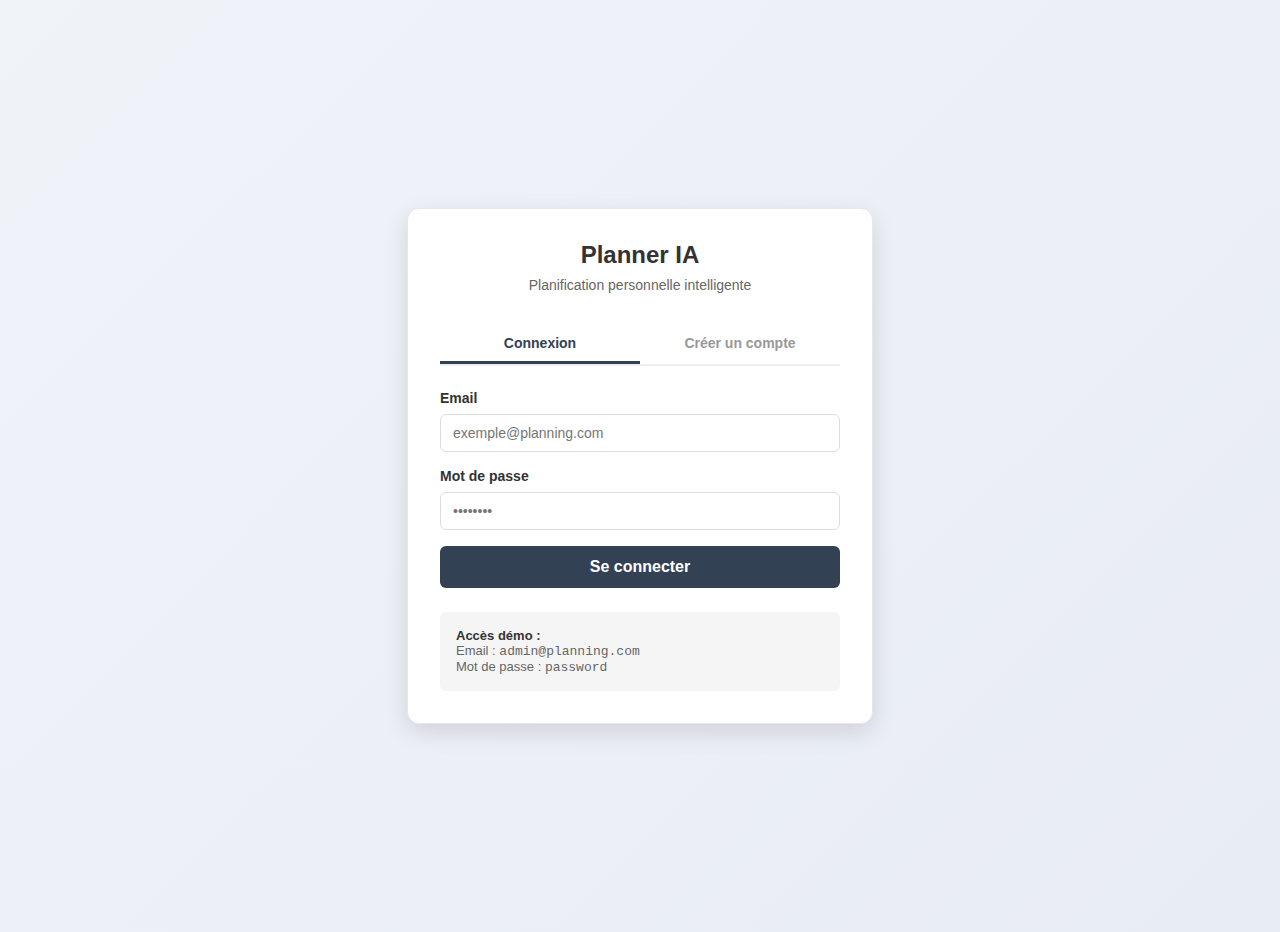
<file: index.html>
<!DOCTYPE html>
<html lang="fr">
<head>
  <meta charset="UTF-8" />
  <title>Tableau de Bord - Planner</title>
  <meta name="viewport" content="width=device-width, initial-scale=1.0" />
  <link rel="stylesheet" href="assets/css/style.css" />
  <style>
    .stat-card { background: linear-gradient(135deg, #334155 0%, #475569 100%); color: white; padding: 1.5rem; border-radius: 16px; text-align: center; box-shadow: 0 8px 24px rgba(0,0,0,0.3); border: 1px solid rgba(255,255,255,0.1); }
    .stat-card.activities { background: linear-gradient(135deg, #475569 0%, #64748b 100%); }
    .stat-card.constraints { background: linear-gradient(135deg, #64748b 0%, #78716c 100%); }
    .stat-card.tasks { background: linear-gradient(135deg, #0f766e 0%, #0d9488 100%); }
    .stat-number { font-size: 2.5rem; font-weight: bold; margin: 0.5rem 0; }
    .stat-label { font-size: 0.9rem; opacity: 0.9; }
    .activity-list { list-style: none; padding: 0; margin: 0; }
    .activity-item { padding: 0.8rem; border-left: 4px solid #667eea; background: linear-gradient(120deg, #f9f9f9 0%, #f3f4f6 100%); margin-bottom: 0.5rem; border-radius: 8px; color: #333; }
    .activity-title { font-weight: 600; margin: 0; font-size: 14px; color: #333; }
    .activity-time { font-size: 12px; color: #666; margin-top: 0.2rem; }
    .fatigue-section { background: linear-gradient(160deg, rgba(79,70,229,0.1) 0%, rgba(15,23,42,0.96) 100%); border: 1px solid rgba(79,70,229,0.3); }
    .fatigue-metric { background: rgba(15,23,42,0.5); border-radius: 12px; padding: 0.8rem; border: 1px solid rgba(129,140,248,0.3); }
    .fatigue-label { font-size: 0.75rem; color: #9ca3af; text-transform: uppercase; letter-spacing: 0.05em; }
    .fatigue-value { font-size: 1.5rem; font-weight: bold; color: #e5e7eb; margin: 0.3rem 0; }
    .fatigue-bar { background: rgba(148,163,184,0.3); border-radius: 999px; height: 6px; overflow: hidden; }
    .fatigue-bar-fill { height: 100%; background: linear-gradient(90deg, #4f46e5, #06b6d4); border-radius: 999px; transition: width 0.3s ease; }
    .fatigue-day { width: 20px; height: 20px; border-radius: 4px; border: 1px solid rgba(148,163,184,0.4); }
    .btn-small { padding: 0.3rem 0.6rem; font-size: 0.75rem; }
  </style>
</head>
<body>
  <div class="app-shell">
    <aside class="sidebar">
      <div id="userNav"></div>
      <div class="brand">
        <div class="brand-icon"><span>PL</span></div>
        <div class="brand-text">
          <strong>Planner</strong>
          <span>Gestion du temps</span>
        </div>
      </div>
      <div>
        <p class="nav-section-title">Navigation</p>
        <ul class="nav-list">
          <li class="nav-item"><a class="active" href="index.html"><span><span class="dot"></span>Tableau de bord</span></a></li>
          <li class="nav-item"><a href="pages/activities.html"><span><span class="dot"></span>Activités</span></a></li>
          <li class="nav-item"><a href="pages/constraints.html"><span><span class="dot"></span>Contraintes</span></a></li>
          <li class="nav-item"><a href="pages/optimisation.html"><span><span class="dot"></span>Optimisation</span></a></li>
          <li class="nav-item"><a href="pages/planning.html"><span><span class="dot"></span>Planning</span></a></li>
        </ul>
      </div>
      <div class="sidebar-footer">
        <div><small>Connecté(e) le <span id="currentTime">--:--</span></small></div>
      </div>
    </aside>

    <main class="main">
      <header class="main-header">
        <div class="main-title-block">
          <h1>Tableau de Bord</h1>
          <p>Vue d'ensemble de vos activités et planifications.</p>
        </div>
        <div class="main-actions">
          <button class="btn btn-primary" onclick="window.location.href='pages/activities.html'">+ Nouvelle Activité</button>
          <button class="btn btn-ghost" onclick="window.location.href='pages/planning.html'">Voir Planning</button>
        </div>
      </header>

      <section class="main-grid page-section">
        <!-- Stats Row -->
        <div style="display: grid; grid-template-columns: repeat(auto-fit, minmax(200px, 1fr)); gap: 1rem; grid-column: 1 / -1;">
          <div class="stat-card">
            <div class="stat-label">Activités</div>
            <div class="stat-number" id="statActivities">0</div>
          </div>
          <div class="stat-card activities">
            <div class="stat-label">Tâches Terminées</div>
            <div class="stat-number" id="statCompleted">0</div>
          </div>
          <div class="stat-card constraints">
            <div class="stat-label">Contraintes</div>
            <div class="stat-number" id="statConstraints">0</div>
          </div>
          <div class="stat-card tasks">
            <div class="stat-label">En Cours</div>
            <div class="stat-number" id="statInProgress">0</div>
          </div>
        </div>

        <!-- Fatigue Stats Section -->
        <article class="card fatigue-section" style="grid-column: 1 / -1;">
          <div class="card-header">
            <div>
              <h2>Indice de Fatigue</h2>
              <p style="font-size:0.75rem; color:#9ca3af; margin-top:0.2rem;">7 derniers jours</p>
            </div>
            <button class="btn btn-small" id="refreshFatigue">Rafraîchir</button>
          </div>
          <div style="display: grid; grid-template-columns: repeat(auto-fit, minmax(120px, 1fr)); gap: 0.8rem;">
            <div class="fatigue-metric">
              <div class="fatigue-label">Moyenne</div>
              <div class="fatigue-value" id="fatigueAvg">--</div>
              <div class="fatigue-bar"><div class="fatigue-bar-fill" id="fatigueAvgBar"></div></div>
            </div>
            <div class="fatigue-metric">
              <div class="fatigue-label">Max</div>
              <div class="fatigue-value" id="fatigueMax">--</div>
              <div class="fatigue-bar"><div class="fatigue-bar-fill" id="fatigueMaxBar" style="background:#ef4444;"></div></div>
            </div>
            <div class="fatigue-metric">
              <div class="fatigue-label">Min</div>
              <div class="fatigue-value" id="fatigueMin">--</div>
              <div class="fatigue-bar"><div class="fatigue-bar-fill" id="fatigueMinBar" style="background:#10b981;"></div></div>
            </div>
            <div class="fatigue-metric">
              <div class="fatigue-label">Heures/jour</div>
              <div class="fatigue-value" id="fatigueHours">--</div>
              <div class="fatigue-bar"><div class="fatigue-bar-fill" id="fatigueHoursBar" style="background:#8b5cf6;"></div></div>
            </div>
          </div>
          <div id="fatigueDaily" style="margin-top:1rem; display:flex; gap:0.3rem; flex-wrap:wrap; max-height:100px; overflow-y:auto;"></div>
        </article>

        <!-- Activities Section -->
        <article class="card">
          <div class="card-header">
            <h2>Activités Récentes</h2>
            <a href="pages/activities.html" style="color: #667eea; text-decoration: none; font-size: 0.9rem;">Voir tout →</a>
          </div>
          <ul class="activity-list" id="recentActivities">
            <li style="text-align: center; color: #999; padding: 1rem;">Chargement...</li>
          </ul>
        </article>

        <!-- Planning Preview -->
        <article class="card">
          <div class="card-header">
            <h2>Planning de la Semaine</h2>
            <a href="pages/planning.html" style="color: #667eea; text-decoration: none; font-size: 0.9rem;">Détails →</a>
          </div>
          <div id="weekPlanPreview" style="display: grid; grid-template-columns: repeat(7, 1fr); gap: 0.5rem; font-size: 12px;">
            <div style="text-align: center; color: #999;">Chargement...</div>
          </div>
        </article>

        <!-- Contraintes Summary -->
        <article class="card">
          <div class="card-header">
            <h2>Contraintes Actuelles</h2>
            <a href="pages/constraints.html" style="color: #667eea; text-decoration: none; font-size: 0.9rem;">Gérer →</a>
          </div>
          <div id="constraintsSummary" style="display: grid; gap: 0.8rem;">
            <p style="text-align: center; color: #999;">Chargement...</p>
          </div>
        </article>
      </section>
    </main>
  </div>

  <script src="assets/js/shared.js"></script>
  <script>
    async function loadDashboard() {
      // Load activities
      try {
        const resp = await fetch(`${API_BASE}/activites?userId=${CURRENT_USER_ID}`);
        const activities = await resp.json();
        
        // Stats (robust: compute using timestamps + statut)
        document.getElementById('statActivities').textContent = activities.length;
        const now = new Date();
        const completed = activities.filter(a => {
          if (a.statut === 'TERMINE') return true;
          const end = a.fin ? new Date(a.fin) : null;
          return end && end < now; // finished in the past
        }).length;
        const inProgress = activities.filter(a => {
          if (a.statut === 'EN_COURS') return true;
          const start = a.debut ? new Date(a.debut) : null;
          const end = a.fin ? new Date(a.fin) : null;
          return start && end && start <= now && now <= end; // ongoing window
        }).length;
        document.getElementById('statCompleted').textContent = completed;
        document.getElementById('statInProgress').textContent = inProgress;

        // Recent activities
        const recent = activities.slice(0, 5);
        const recentHtml = recent.map(a => `
          <li class="activity-item">
            <div class="activity-title">${escapeHtml(a.titre)}</div>
            <div class="activity-time">Date: ${a.debut ? a.debut.substring(0, 10) : '-'}</div>
          </li>
        `).join('');
        document.getElementById('recentActivities').innerHTML = recentHtml || '<li style="text-align: center; color: #999;">Aucune activité</li>';
      } catch (e) {
        console.error('Erreur activités:', e);
      }

      // Load constraints
      try {
        const resp = await fetch(`${API_BASE}/contraintes?userId=${CURRENT_USER_ID}`);
        const data = await resp.json();
        const total = (data.horaires?.length || 0) + (data.personnelles?.length || 0);
        document.getElementById('statConstraints').textContent = total;

        let constraintHtml = '';
        if (data.horaires && data.horaires.length > 0) {
          constraintHtml += '<div><strong>Horaires:</strong> ' + data.horaires.length + ' configurées</div>';
        }
        if (data.personnelles && data.personnelles.length > 0) {
          constraintHtml += '<div><strong>Périodes bloquées:</strong> ' + data.personnelles.length + ' définies</div>';
        }
        if (!constraintHtml) {
          constraintHtml = '<p style="text-align: center; color: #999;">Aucune contrainte</p>';
        }
        document.getElementById('constraintsSummary').innerHTML = constraintHtml;
      } catch (e) {
        console.error('Erreur contraintes:', e);
      }

      // Week preview
      try {
        const start = new Date();
        const end = new Date(start.getTime() + 6 * 24 * 60 * 60 * 1000);
        const resp = await fetch(`${API_BASE}/planning?userId=${CURRENT_USER_ID}&start=${start.toISOString().split('T')[0]}&end=${end.toISOString().split('T')[0]}`);
        const planning = await resp.json();
        
        const dayNames = ['Lun', 'Mar', 'Mer', 'Jeu', 'Ven', 'Sam', 'Dim'];
        let weekHtml = '';
        for (let i = 0; i < 7; i++) {
          const day = new Date(start.getTime() + i * 24 * 60 * 60 * 1000);
          const dayKey = day.toISOString().split('T')[0];
          const dayActivities = planning.filter(a => a.start && a.start.startsWith(dayKey));
          weekHtml += `<div style="background: #f8fafc; border: 1px solid #e2e8f0; padding: 0.5rem; border-radius: 4px; text-align: center;">
            <div style="font-weight: 600; color: #334155;">${dayNames[i]}</div>
            <div style="font-size: 0.8rem; color: #64748b;">${dayActivities.length} tâche(s)</div>
          </div>`;
        }
        document.getElementById('weekPlanPreview').innerHTML = weekHtml;
      } catch (e) {
        console.error('Erreur planning:', e);
      }

      // Load fatigue stats (7 days)
      loadFatigueStats();

      // Update clock
      setInterval(() => {
        const now = new Date();
        document.getElementById('currentTime').textContent = now.toLocaleTimeString('fr-FR');
      }, 1000);
    }

    async function loadFatigueStats() {
      try {
        const end = new Date();
        const start = new Date(end.getTime() - 7 * 24 * 60 * 60 * 1000);
        const startIso = start.toISOString().split('T')[0] + 'T00:00:00';
        const endIso = end.toISOString().split('T')[0] + 'T23:59:59';

        const [fatigueResp, statsResp] = await Promise.all([
          fetch(`${API_BASE}/fatigue?userId=${CURRENT_USER_ID}&dateDebut=${encodeURIComponent(startIso)}&dateFin=${encodeURIComponent(endIso)}`),
          fetch(`${API_BASE}/stats?userId=${CURRENT_USER_ID}&dateDebut=${encodeURIComponent(startIso)}&dateFin=${encodeURIComponent(endIso)}`)
        ]);

        const fatigueData = await fatigueResp.json();
        const statsData = await statsResp.json();

        if (statsData.status === 'ok' && statsData.summary) {
          const s = statsData.summary;
          document.getElementById('fatigueAvg').textContent = s.avgFatigue.toFixed(0);
          document.getElementById('fatigueMax').textContent = s.maxFatigue.toFixed(0);
          document.getElementById('fatigueMin').textContent = s.minFatigue.toFixed(0);
          document.getElementById('fatigueHours').textContent = s.avgHoursPerDay.toFixed(1);
          
          document.getElementById('fatigueAvgBar').style.width = (s.avgFatigue / 100 * 100) + '%';
          document.getElementById('fatigueMaxBar').style.width = (s.maxFatigue / 100 * 100) + '%';
          document.getElementById('fatigueMinBar').style.width = (s.minFatigue / 100 * 100) + '%';
          document.getElementById('fatigueHoursBar').style.width = Math.min(s.avgHoursPerDay / 8 * 100, 100) + '%';
        }

        if (fatigueData.status === 'ok' && fatigueData.daily) {
          const dailyHtml = fatigueData.daily.map(d => {
            const val = d.fatigueIndex;
            let color = '#10b981'; // green < 40
            if (val >= 40 && val < 70) color = '#f59e0b'; // amber
            if (val >= 70) color = '#ef4444'; // red
            return `<div class="fatigue-day" title="${d.date}: ${val}"><div style="background:${color}; width:100%; height:100%; border-radius:4px;"></div></div>`;
          }).join('');
          document.getElementById('fatigueDaily').innerHTML = dailyHtml;
        }
      } catch (e) {
        console.error('Erreur fatigue:', e);
      }
    }

    function escapeHtml(text) {
      if (!text) return '';
      const div = document.createElement('div');
      div.textContent = text;
      return div.innerHTML;
    }

    document.getElementById('refreshFatigue')?.addEventListener('click', loadFatigueStats);
    initUserSession();
    loadDashboard();
    setInterval(loadDashboard, 60000); // Refresh every minute
  </script>
</body>
</html>
</file>
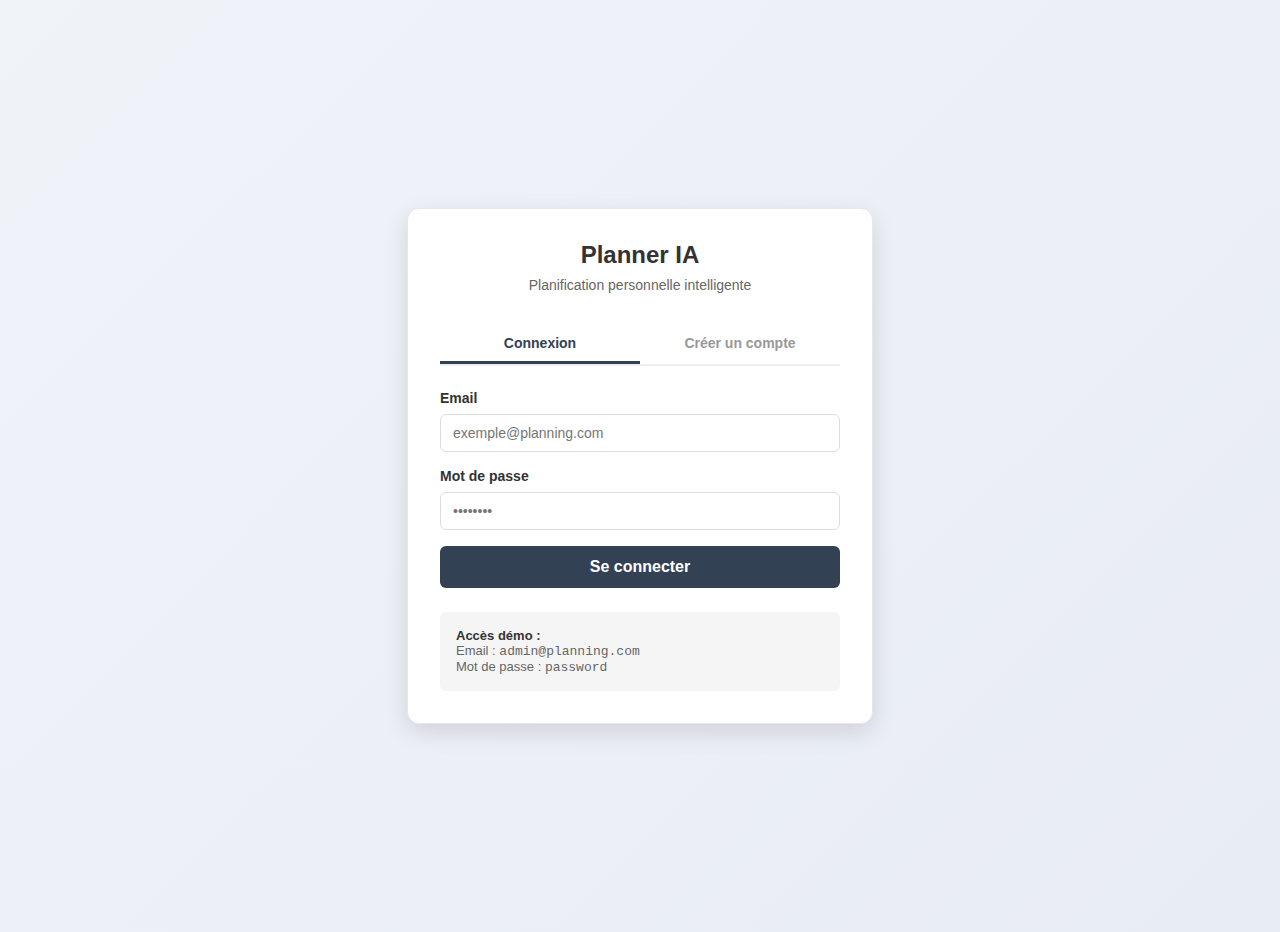
<file: pages/activities.html>
<!DOCTYPE html>
<html lang="fr">
<head>
  <meta charset="UTF-8" />
  <title>Activités - Planner</title>
  <meta name="viewport" content="width=device-width, initial-scale=1.0" />
  <link rel="stylesheet" href="../assets/css/style.css" />
  <style>
    .activity-item { background: #f5f5f5; padding: 1rem; margin-bottom: 0.8rem; border-left: 4px solid #667eea; border-radius: 4px; display: flex; justify-content: space-between; align-items: flex-start; }
    .activity-info { flex: 1; }
    .activity-title { font-weight: 600; font-size: 16px; color: #333; margin: 0; }
    .activity-meta { font-size: 13px; color: #666; margin-top: 0.5rem; line-height: 1.4; }
    .activity-actions { display: flex; gap: 0.5rem; margin-left: 1rem; }
    .btn-small { padding: 0.4rem 0.8rem; font-size: 12px; }
  </style>
</head>
<body>
  <div class="app-shell">
    <aside class="sidebar">
      <div id="userNav"></div>
      <div class="brand">
        <div class="brand-icon"><span>PL</span></div>
        <div class="brand-text">
          <strong>Planner</strong>
          <span>Gestion du temps</span>
        </div>
      </div>
      <div>
        <p class="nav-section-title">Navigation</p>
        <ul class="nav-list">
          <li class="nav-item"><a href="../index.html"><span><span class="dot"></span>Tableau de bord</span></a></li>
          <li class="nav-item"><a class="active" href="activities.html"><span><span class="dot"></span>Activités</span></a></li>
          <li class="nav-item"><a href="constraints.html"><span><span class="dot"></span>Contraintes</span></a></li>
          <li class="nav-item"><a href="optimisation.html"><span><span class="dot"></span>Optimisation</span></a></li>
          <li class="nav-item"><a href="planning.html"><span><span class="dot"></span>Planning</span></a></li>
        </ul>
      </div>
    </aside>

    <main class="main">
      <header class="main-header">
        <div class="main-title-block">
          <h1>Gestion des Activités</h1>
          <p>Créez, modifiez et organisez vos tâches et événements.</p>
        </div>
      </header>

      <!-- Alerte des conflits -->
      <div id="conflitsAlert" style="display: none; margin: 1rem 2rem; padding: 1rem; border-radius: 8px; border-left: 4px solid;">
        <div style="display: flex; justify-content: space-between; align-items: center;">
          <div>
            <h3 style="margin: 0 0 0.5rem 0; font-size: 16px;">⚠️ Conflits détectés</h3>
            <div id="conflitsList"></div>
          </div>
          <button onclick="document.getElementById('conflitsAlert').style.display='none'" style="background: transparent; border: none; font-size: 20px; cursor: pointer; opacity: 0.6;">×</button>
        </div>
      </div>

      <section class="main-grid page-section">
        <article class="card">
          <div class="card-header">
            <h2>Nouvelle Activité</h2>
          </div>
          <form id="activityForm">
            <div style="display: grid; grid-template-columns: 1fr 1fr; gap: 1rem;">
              <div class="form-row">
                <label for="titre">Titre *</label>
                <input id="titre" required placeholder="Ex: Réunion avec le client" />
              </div>
              <div class="form-row">
                <label for="priorite">Priorité</label>
                <select id="priorite">
                  <option value="BASSE">Basse</option>
                  <option value="NORMALE" selected>Normale</option>
                  <option value="HAUTE">Haute</option>
                </select>
              </div>
              <div class="form-row" style="grid-column: 1 / -1;">
                <label for="description">Description</label>
                <textarea id="description" placeholder="Détails supplémentaires..."></textarea>
              </div>
              <div class="form-row">
                <label for="statut">Statut</label>
                <select id="statut">
                  <option value="PLANIFIE">Planifié</option>
                  <option value="EN_COURS">En cours</option>
                  <option value="TERMINE">Terminé</option>
                </select>
              </div>
              <div class="form-row"></div>
              <div class="form-row">
                <label for="debut">Début *</label>
                <input id="debut" type="datetime-local" required />
              </div>
              <div class="form-row">
                <label for="fin">Fin *</label>
                <input id="fin" type="datetime-local" required />
              </div>
            </div>
            <div style="margin-top: 1rem;">
              <button type="submit" class="btn btn-primary">Créer Activité</button>
              <button type="reset" class="btn btn-ghost" style="margin-left: 0.5rem;">Réinitialiser</button>
            </div>
          </form>
        </article>

        <article class="card">
          <div class="card-header">
            <h2>Vos Activités</h2>
            <span id="actCount">Chargement...</span>
          </div>
          <div id="activityListContainer">
            <p style="text-align: center; color: #999;">Chargement...</p>
          </div>
        </article>
      </section>
    </main>
  </div>

  <script src="../assets/js/shared.js"></script>
  <script>
    let allActivities = [];

    async function loadConflits() {
      try {
        const today = new Date().toISOString().split('T')[0];
        const nextWeek = new Date();
        nextWeek.setDate(nextWeek.getDate() + 7);
        const nextWeekStr = nextWeek.toISOString().split('T')[0];

        const response = await fetch(`${API_BASE}/conflits?userId=${CURRENT_USER_ID}&start=${today}&end=${nextWeekStr}`);
        const data = await response.json();

        if (data.status === 'ok' && data.conflits && data.conflits.length > 0) {
          const alertBox = document.getElementById('conflitsAlert');
          const list = document.getElementById('conflitsList');

          // Groupe par sévérité
          const critiques = data.conflits.filter(c => c.severite === 'CRITIQUE');
          const majeures = data.conflits.filter(c => c.severite === 'MAJEURE');

          let html = '';
          if (critiques.length > 0) {
            html += `<div style="margin-bottom: 0.5rem;"><strong style="color: #dc2626;">● CRITIQUE (${critiques.length}):</strong></div>`;
            critiques.slice(0, 3).forEach(c => {
              html += `<div style="font-size: 13px; color: #333; margin-left: 1rem; margin-bottom: 0.3rem;">• ${c.description}</div>`;
            });
            if (critiques.length > 3) html += `<div style="font-size: 12px; color: #666; margin-left: 1rem;">... et ${critiques.length - 3} autre(s)</div>`;
          }

          if (majeures.length > 0) {
            html += `<div style="margin: 0.5rem 0;"><strong style="color: #ea580c;">● MAJEURE (${majeures.length}):</strong></div>`;
            majeures.slice(0, 3).forEach(c => {
              html += `<div style="font-size: 13px; color: #333; margin-left: 1rem; margin-bottom: 0.3rem;">• ${c.description}</div>`;
            });
            if (majeures.length > 3) html += `<div style="font-size: 12px; color: #666; margin-left: 1rem;">... et ${majeures.length - 3} autre(s)</div>`;
          }

          list.innerHTML = html;
          alertBox.style.display = 'block';
          alertBox.style.backgroundColor = critiques.length > 0 ? '#fee2e2' : '#fed7aa';
          alertBox.style.borderColor = critiques.length > 0 ? '#dc2626' : '#ea580c';
          try { showToast(`${data.conflits.length} conflit(s) détecté(s) sur les prochains jours`, critiques.length > 0 ? 'error' : 'warning'); } catch {}
        } else {
          document.getElementById('conflitsAlert').style.display = 'none';
        }
      } catch (e) {
        console.error('Erreur chargement conflits:', e);
      }
    }

    async function loadActivities() {
      try {
        const response = await fetch(`${API_BASE}/activites?userId=${CURRENT_USER_ID}`);
        const data = await response.json();
        allActivities = Array.isArray(data) ? data : [];
        renderActivities();
      } catch (e) {
        console.error('Erreur:', e);
        document.getElementById('activityListContainer').innerHTML = '<p style="color: red;">Erreur de chargement</p>';
      }
    }

    function renderActivities() {
      const container = document.getElementById('activityListContainer');
      document.getElementById('actCount').textContent = `${allActivities.length} activité(s)`;

      if (allActivities.length === 0) {
        container.innerHTML = '<p style="text-align: center; color: #999;">Aucune activité</p>';
        return;
      }

      const html = allActivities.map(a => `
        <div class="activity-item">
          <div class="activity-info">
            <h3 class="activity-title">${escapeHtml(a.titre)}</h3>
            <div class="activity-meta">
              ${a.description ? `<div>Description: ${escapeHtml(a.description)}</div>` : ''}
              <div>Début: ${a.debut || '-'}</div>
              <div>Fin: ${a.fin || '-'}</div>
              <div>Priorité: ${a.priorite} | Statut: ${a.statut}</div>
            </div>
          </div>
          <div class="activity-actions">
            <button class="btn btn-small btn-ghost" onclick="editActivity(${a.id})">Modifier</button>
            <button class="btn btn-small" style="background: #ff6b6b; color: white;" onclick="deleteActivity(${a.id})">Supprimer</button>
          </div>
        </div>
      `).join('');

      container.innerHTML = html;
    }

    document.getElementById('activityForm').addEventListener('submit', async (e) => {
      e.preventDefault();

      const titre = document.getElementById('titre').value;
      const description = document.getElementById('description').value;
      const priorite = document.getElementById('priorite').value;
      const statut = document.getElementById('statut').value;
      const debut = document.getElementById('debut').value;
      const fin = document.getElementById('fin').value;

      if (!titre || !debut || !fin) {
        alert('Veuillez remplir tous les champs obligatoires');
        return;
      }

      const params = new URLSearchParams();
      params.append('action', 'create');
      params.append('userId', CURRENT_USER_ID);
      params.append('titre', titre);
      params.append('description', description);
      params.append('priorite', priorite);
      params.append('statut', statut);
      params.append('debut', debut);
      params.append('fin', fin);

      try {
        const response = await fetch(`${API_BASE}/activites`, { method: 'POST', body: params, headers: { 'Content-Type': 'application/x-www-form-urlencoded' } });
        const result = await response.json();
        if (result.status === 'ok') {
          if (result.optimised) {
            alert('Conflit détecté : activités replanifiées automatiquement.');
          }
          document.getElementById('activityForm').reset();
          loadActivities();
          loadConflits();
        } else {
          alert('Erreur: ' + (result.error || 'Création échouée'));
        }
      } catch (e) {
        alert('Erreur serveur: ' + e.message);
      }
    });

    async function deleteActivity(id) {
      if (!confirm('Êtes-vous sûr?')) return;

      const params = new URLSearchParams();
      params.append('action', 'delete');
      params.append('id', id);

      try {
        const response = await fetch(`${API_BASE}/activites`, { method: 'POST', body: params, headers: { 'Content-Type': 'application/x-www-form-urlencoded' } });
        const result = await response.json();
        if (result.status === 'ok') {
          loadActivities();
          loadConflits();
        } else {
          alert('Erreur: ' + (result.error || 'Suppression échouée'));
        }
      } catch (e) {
        alert('Erreur serveur: ' + e.message);
      }
    }

    function editActivity(id) {
      const activity = allActivities.find(a => a.id === id);
      if (!activity) return;

      document.getElementById('titre').value = activity.titre || '';
      document.getElementById('description').value = activity.description || '';
      document.getElementById('priorite').value = activity.priorite || 'NORMALE';
      document.getElementById('statut').value = activity.statut || 'PLANIFIE';
      document.getElementById('debut').value = activity.debut || '';
      document.getElementById('fin').value = activity.fin || '';

      const form = document.getElementById('activityForm');
      const submitBtn = form.querySelector('button[type=submit]');
      const originalText = submitBtn.textContent;
      submitBtn.textContent = 'Mettre à jour';

      form.onsubmit = async (e) => {
        e.preventDefault();

        const params = new URLSearchParams();
        params.append('action', 'update');
        params.append('id', id);
        params.append('userId', CURRENT_USER_ID);
        params.append('titre', document.getElementById('titre').value);
        params.append('description', document.getElementById('description').value);
        params.append('priorite', document.getElementById('priorite').value);
        params.append('statut', document.getElementById('statut').value);
        params.append('debut', document.getElementById('debut').value);
        params.append('fin', document.getElementById('fin').value);

        try {
          const response = await fetch(`${API_BASE}/activites`, { method: 'POST', body: params, headers: { 'Content-Type': 'application/x-www-form-urlencoded' } });
          const result = await response.json();
          if (result.status === 'ok') {
            if (result.optimised) {
              alert('Conflit détecté : activités replanifiées automatiquement.');
            }
            form.reset();
            form.onsubmit = null;
            submitBtn.textContent = originalText;
            loadActivities();
            loadConflits();
          } else {
            alert('Erreur: ' + (result.error || 'Mise à jour échouée'));
          }
        } catch (e) {
          alert('Erreur serveur: ' + e.message);
        }
      };

      window.scrollTo({ top: 0, behavior: 'smooth' });
    }

    function escapeHtml(text) {
      if (!text) return '';
      const div = document.createElement('div');
      div.textContent = text;
      return div.innerHTML;
    }

    initUserSession();
    loadActivities();
    loadConflits();
    setInterval(() => {
      loadActivities();
      loadConflits();
    }, 30000);
  </script>
</body>
</html>
</file>
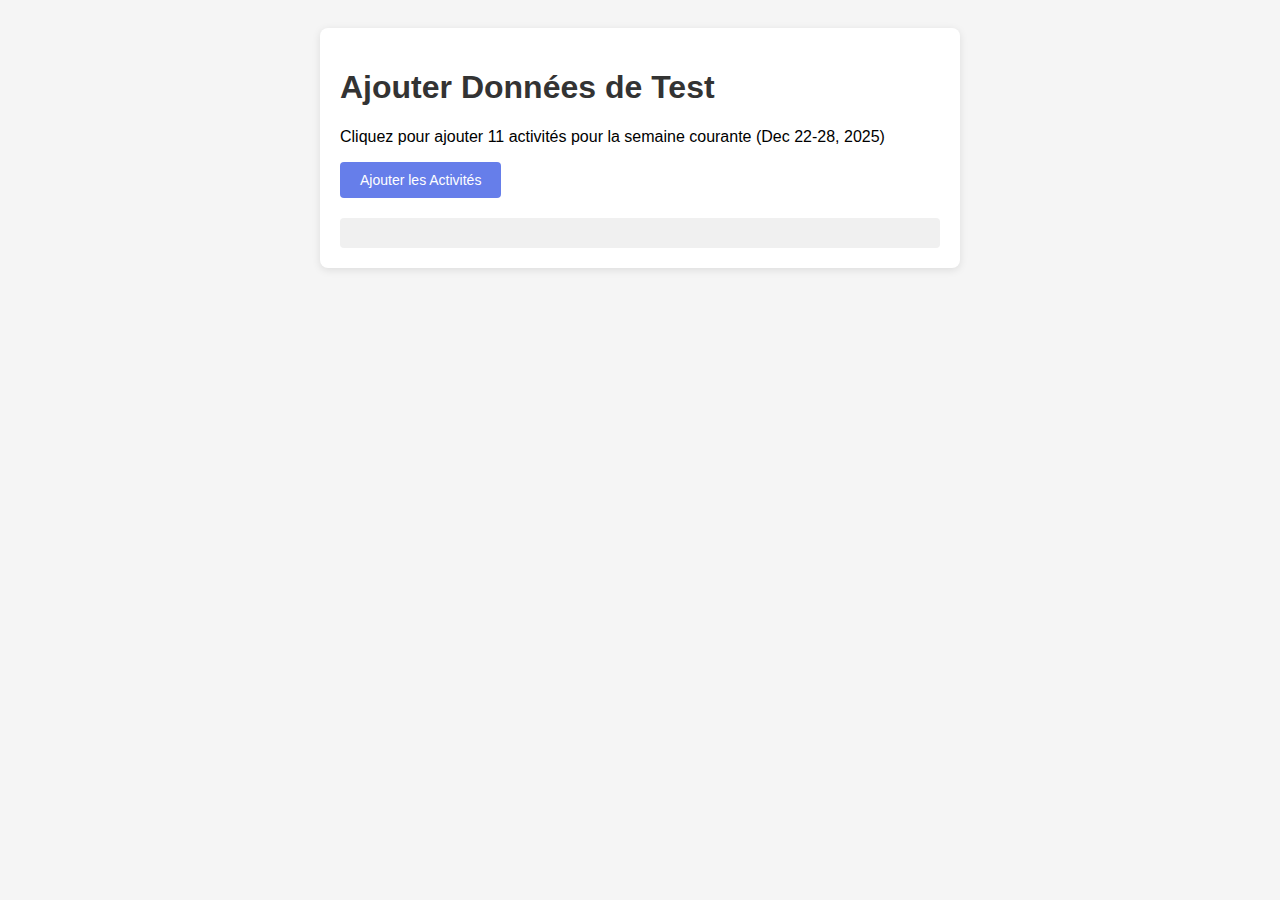
<file: pages/add-test-data.html>
<!DOCTYPE html>
<html lang="fr">
<head>
  <meta charset="UTF-8">
  <title>Ajouter Données de Test</title>
  <style>
    body { font-family: Arial; padding: 20px; background: #f5f5f5; }
    .container { max-width: 600px; margin: 0 auto; background: white; padding: 20px; border-radius: 8px; box-shadow: 0 2px 8px rgba(0,0,0,0.1); }
    h1 { color: #333; }
    button { padding: 10px 20px; background: #667eea; color: white; border: none; border-radius: 4px; cursor: pointer; font-size: 14px; }
    button:hover { background: #5568d3; }
    #output { margin-top: 20px; padding: 15px; background: #f0f0f0; border-radius: 4px; font-size: 12px; font-family: monospace; max-height: 400px; overflow-y: auto; }
    .success { color: green; }
    .error { color: red; }
  </style>
</head>
<body>
  <div class="container">
    <h1>Ajouter Données de Test</h1>
    <p>Cliquez pour ajouter 11 activités pour la semaine courante (Dec 22-28, 2025)</p>
    <button onclick="addTestData()">Ajouter les Activités</button>
    <div id="output"></div>
  </div>

  <script>
    const API_BASE = 'http://localhost:9090/projet-planning-intelligent';
    const output = document.getElementById('output');

    const activities = [
      { titre: 'Rapport mensuel', description: 'Synthèse décembre', debut: '2025-12-22T10:00:00', fin: '2025-12-22T12:00:00', priorite: 'HAUTE', statut: 'EN_COURS' },
      { titre: 'Réunion client', description: 'Présentation projet', debut: '2025-12-23T14:00:00', fin: '2025-12-23T15:30:00', priorite: 'HAUTE', statut: 'PLANIFIE' },
      { titre: 'Formation SQL', description: 'Optimisation requêtes', debut: '2025-12-24T09:00:00', fin: '2025-12-24T12:00:00', priorite: 'NORMALE', statut: 'PLANIFIE' },
      { titre: 'Gym', description: 'Session cardio', debut: '2025-12-24T18:00:00', fin: '2025-12-24T19:00:00', priorite: 'BASSE', statut: 'PLANIFIE' },
      { titre: 'Révision code', description: 'Review tickets', debut: '2025-12-25T09:00:00', fin: '2025-12-25T11:00:00', priorite: 'NORMALE', statut: 'TERMINE' },
      { titre: 'Réunion équipe', description: 'Standup', debut: '2025-12-26T09:30:00', fin: '2025-12-26T10:00:00', priorite: 'HAUTE', statut: 'TERMINE' },
      { titre: 'Documentation API', description: 'API REST endpoints', debut: '2025-12-26T14:00:00', fin: '2025-12-26T17:00:00', priorite: 'NORMALE', statut: 'EN_COURS' },
      { titre: 'Yoga', description: 'Séance relaxation', debut: '2025-12-27T17:00:00', fin: '2025-12-27T18:00:00', priorite: 'BASSE', statut: 'PLANIFIE' },
      { titre: 'Réunion planning', description: 'Sprint planning', debut: '2025-12-28T09:00:00', fin: '2025-12-28T10:30:00', priorite: 'HAUTE', statut: 'PLANIFIE' },
      { titre: 'Développement feature', description: 'Fatigue index', debut: '2025-12-28T11:00:00', fin: '2025-12-28T14:00:00', priorite: 'HAUTE', statut: 'EN_COURS' },
      { titre: 'Test unitaire', description: 'Couverture 80%', debut: '2025-12-28T14:30:00', fin: '2025-12-28T16:00:00', priorite: 'NORMALE', statut: 'PLANIFIE' }
    ];

    async function addTestData() {
      output.innerHTML = '<p>Ajout en cours...</p>';
      let count = 0;
      let errors = 0;

      for (const a of activities) {
        const params = new URLSearchParams({
          action: 'create',
          userId: '2',
          titre: a.titre,
          description: a.description,
          debut: a.debut,
          fin: a.fin,
          priorite: a.priorite,
          statut: a.statut
        });
        
        try {
          const resp = await fetch(`${API_BASE}/activites`, {
            method: 'POST',
            body: params,
            headers: { 'Content-Type': 'application/x-www-form-urlencoded' }
          });
          const result = await resp.json();
          if (result.status === 'ok') {
            output.innerHTML += `<p class="success">✓ ${a.titre}</p>`;
            count++;
          } else {
            output.innerHTML += `<p class="error">✗ ${a.titre}: ${JSON.stringify(result)}</p>`;
            errors++;
          }
        } catch (e) {
          output.innerHTML += `<p class="error">✗ ${a.titre}: ${e.message}</p>`;
          errors++;
        }
      }

      output.innerHTML += `<p><strong>Résultat: ${count} ajoutées, ${errors} erreurs</strong></p>`;
      output.innerHTML += '<p><a href="index.html">Retour au tableau de bord</a></p>';
    }
  </script>
</body>
</html>
</file>
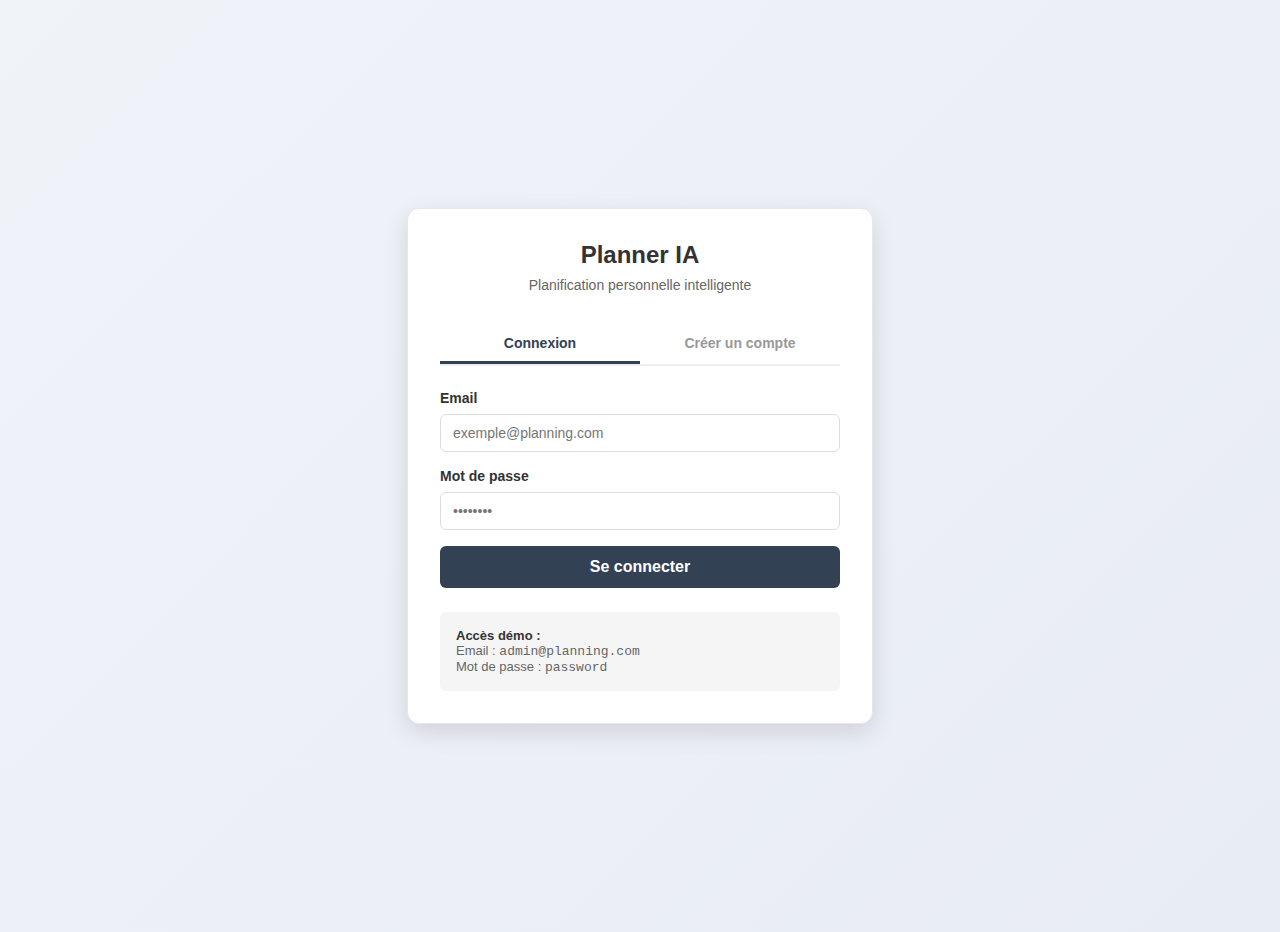
<file: pages/login.html>
<!DOCTYPE html>
<html lang="fr">
<head>
  <meta charset="UTF-8" />
  <title>Planner IA • Connexion</title>
  <meta name="viewport" content="width=device-width, initial-scale=1.0" />
  <style>
    body {
      display: flex;
      align-items: center;
      justify-content: center;
      min-height: 100vh;
      background: linear-gradient(135deg, #f0f3f8 0%, #e8ecf5 100%);
      padding: 1rem;
      margin: 0;
      font-family: -apple-system, BlinkMacSystemFont, 'Segoe UI', 'Roboto', sans-serif;
    }
    
    .auth-container {
      background: white;
      padding: 2rem;
      border-radius: 12px;
      box-shadow: 0 8px 24px rgba(0,0,0,0.12);
      border: 1px solid #e5e7eb;
      width: 100%;
      max-width: 400px;
    }
    
    .auth-header {
      text-align: center;
      margin-bottom: 2rem;
    }
    
    .auth-header h1 {
      margin: 0;
      font-size: 24px;
      color: #333;
    }
    
    .auth-header p {
      color: #666;
      margin: 0.5rem 0 0 0;
      font-size: 14px;
    }
    
    .tabs {
      display: flex;
      gap: 0;
      margin-bottom: 1.5rem;
      border-bottom: 2px solid #eee;
    }
    
    .tab-btn {
      flex: 1;
      padding: 10px;
      background: none;
      border: none;
      font-size: 14px;
      font-weight: 600;
      cursor: pointer;
      color: #999;
      border-bottom: 3px solid transparent;
      transition: all 0.3s;
    }
    
    .tab-btn.active {
      color: #334155;
      border-bottom-color: #334155;
    }
    
    .form-container {
      display: none;
    }
    
    .form-container.active {
      display: block;
    }
    
    .auth-form {
      display: flex;
      flex-direction: column;
      gap: 1rem;
    }
    
    .form-group {
      display: flex;
      flex-direction: column;
    }
    
    .form-group label {
      font-weight: 600;
      margin-bottom: 0.5rem;
      color: #333;
      font-size: 14px;
    }
    
    .form-group input {
      padding: 10px 12px;
      border: 1px solid #ddd;
      border-radius: 6px;
      font-size: 14px;
      transition: border-color 0.2s;
    }
    
    .form-group input:focus {
      outline: none;
      border-color: #667eea;
      box-shadow: 0 0 0 3px rgba(102, 126, 234, 0.1);
    }
    
    .auth-button {
      padding: 12px;
      background: #334155;
      color: white;
      border: none;
      border-radius: 6px;
      font-size: 16px;
      font-weight: 600;
      cursor: pointer;
      transition: transform 0.2s, box-shadow 0.2s;
    }
    
    .auth-button:hover {
      transform: translateY(-2px);
      box-shadow: 0 6px 18px rgba(51, 65, 85, 0.25);
    }
    
    .error-message {
      color: #d32f2f;
      font-size: 14px;
      margin-bottom: 1rem;
      padding: 10px;
      background: #ffebee;
      border-radius: 6px;
      display: none;
    }
    
    .error-message.show {
      display: block;
    }
    
    .success-message {
      color: #388e3c;
      font-size: 14px;
      margin-bottom: 1rem;
      padding: 10px;
      background: #e8f5e9;
      border-radius: 6px;
      display: none;
    }
    
    .success-message.show {
      display: block;
    }
    
    .demo-info {
      margin-top: 1.5rem;
      padding: 1rem;
      background: #f5f5f5;
      border-radius: 6px;
      font-size: 13px;
      color: #666;
    }
    
    .demo-info strong {
      color: #333;
    }
  </style>
</head>
<body>
  <div class="auth-container">
    <div class="auth-header">
      <h1>Planner IA</h1>
      <p>Planification personnelle intelligente</p>
    </div>
    
    <div class="tabs">
      <button class="tab-btn active" data-tab="login">Connexion</button>
      <button class="tab-btn" data-tab="register">Créer un compte</button>
    </div>
    
    <!-- Login Form -->
    <div class="form-container active" id="login">
      <form class="auth-form" id="loginForm">
        <div class="error-message" id="loginError"></div>
        
        <div class="form-group">
          <label for="username">Email</label>
          <input type="email" id="username" name="username" placeholder="exemple@planning.com" required />
        </div>
        
        <div class="form-group">
          <label for="password">Mot de passe</label>
          <input type="password" id="password" name="password" placeholder="••••••••" required />
        </div>
        
        <button type="submit" class="auth-button">Se connecter</button>
      </form>
      
      <div class="demo-info">
        <strong>Accès démo :</strong><br>
        Email : <code>admin@planning.com</code><br>
        Mot de passe : <code>password</code>
      </div>
    </div>
    
    <!-- Register Form -->
    <div class="form-container" id="register">
      <form class="auth-form" id="registerForm">
        <div class="error-message" id="registerError"></div>
        <div class="success-message" id="registerSuccess"></div>
        
        <div class="form-group">
          <label for="regNom">Nom</label>
          <input type="text" id="regNom" name="nom" placeholder="Votre nom" required />
        </div>
        
        <div class="form-group">
          <label for="regPrenom">Prénom</label>
          <input type="text" id="regPrenom" name="prenom" placeholder="Votre prénom" />
        </div>
        
        <div class="form-group">
          <label for="regEmail">Email</label>
          <input type="email" id="regEmail" name="email" placeholder="exemple@planning.com" required />
        </div>
        
        <div class="form-group">
          <label for="regPassword">Mot de passe</label>
          <input type="password" id="regPassword" name="password" placeholder="••••••••" required />
        </div>
        
        <button type="submit" class="auth-button">Créer un compte</button>
      </form>
    </div>
  </div>

  <script>
    const API_BASE = 'http://localhost:9090/projet-planning-intelligent';
    
    document.querySelectorAll('.tab-btn').forEach(btn => {
      btn.addEventListener('click', () => {
        const tabName = btn.dataset.tab;
        document.querySelectorAll('.tab-btn').forEach(b => b.classList.remove('active'));
        btn.classList.add('active');
        document.querySelectorAll('.form-container').forEach(c => c.classList.remove('active'));
        document.getElementById(tabName).classList.add('active');
      });
    });
    
    document.getElementById('loginForm').addEventListener('submit', async (e) => {
      e.preventDefault();
      const username = document.getElementById('username').value;
      const password = document.getElementById('password').value;
      const errorDiv = document.getElementById('loginError');
      errorDiv.classList.remove('show');
      
      try {
        const params = new URLSearchParams({
          action: 'login',
          username: username,
          password: password
        });
        const response = await fetch(`${API_BASE}/auth`, {
          method: 'POST',
          headers: { 'Content-Type': 'application/x-www-form-urlencoded' },
          body: params.toString()
        });
        const data = await response.json();
        if (data.status === 'ok' && data.userId) {
          localStorage.setItem('userId', data.userId);
          localStorage.setItem('username', username);
          window.location.href = '../index.html';
        } else {
          errorDiv.textContent = data.message || 'Identifiants invalides';
          errorDiv.classList.add('show');
        }
      } catch (error) {
        errorDiv.textContent = 'Erreur de connexion au serveur';
        errorDiv.classList.add('show');
      }
    });
    
    document.getElementById('registerForm').addEventListener('submit', async (e) => {
      e.preventDefault();
      const nom = document.getElementById('regNom').value;
      const prenom = document.getElementById('regPrenom').value;
      const email = document.getElementById('regEmail').value;
      const password = document.getElementById('regPassword').value;
      const errorDiv = document.getElementById('registerError');
      const successDiv = document.getElementById('registerSuccess');
      errorDiv.classList.remove('show');
      successDiv.classList.remove('show');
      
      try {
        const params = new URLSearchParams({
          action: 'register',
          nom: nom,
          prenom: prenom,
          email: email,
          password: password
        });
        const response = await fetch(`${API_BASE}/auth`, {
          method: 'POST',
          headers: { 'Content-Type': 'application/x-www-form-urlencoded' },
          body: params.toString()
        });
        const data = await response.json();
        if (data.status === 'ok' && data.userId) {
          successDiv.textContent = 'Compte créé avec succès! Redirection...';
          successDiv.classList.add('show');
          localStorage.setItem('userId', data.userId);
          localStorage.setItem('username', email);
          setTimeout(() => { window.location.href = '../index.html'; }, 2000);
        } else {
          errorDiv.textContent = data.message || 'Erreur lors de la création';
          errorDiv.classList.add('show');
        }
      } catch (error) {
        errorDiv.textContent = 'Erreur de connexion au serveur';
        errorDiv.classList.add('show');
      }
    });
  </script>
</body>
</html>
</file>
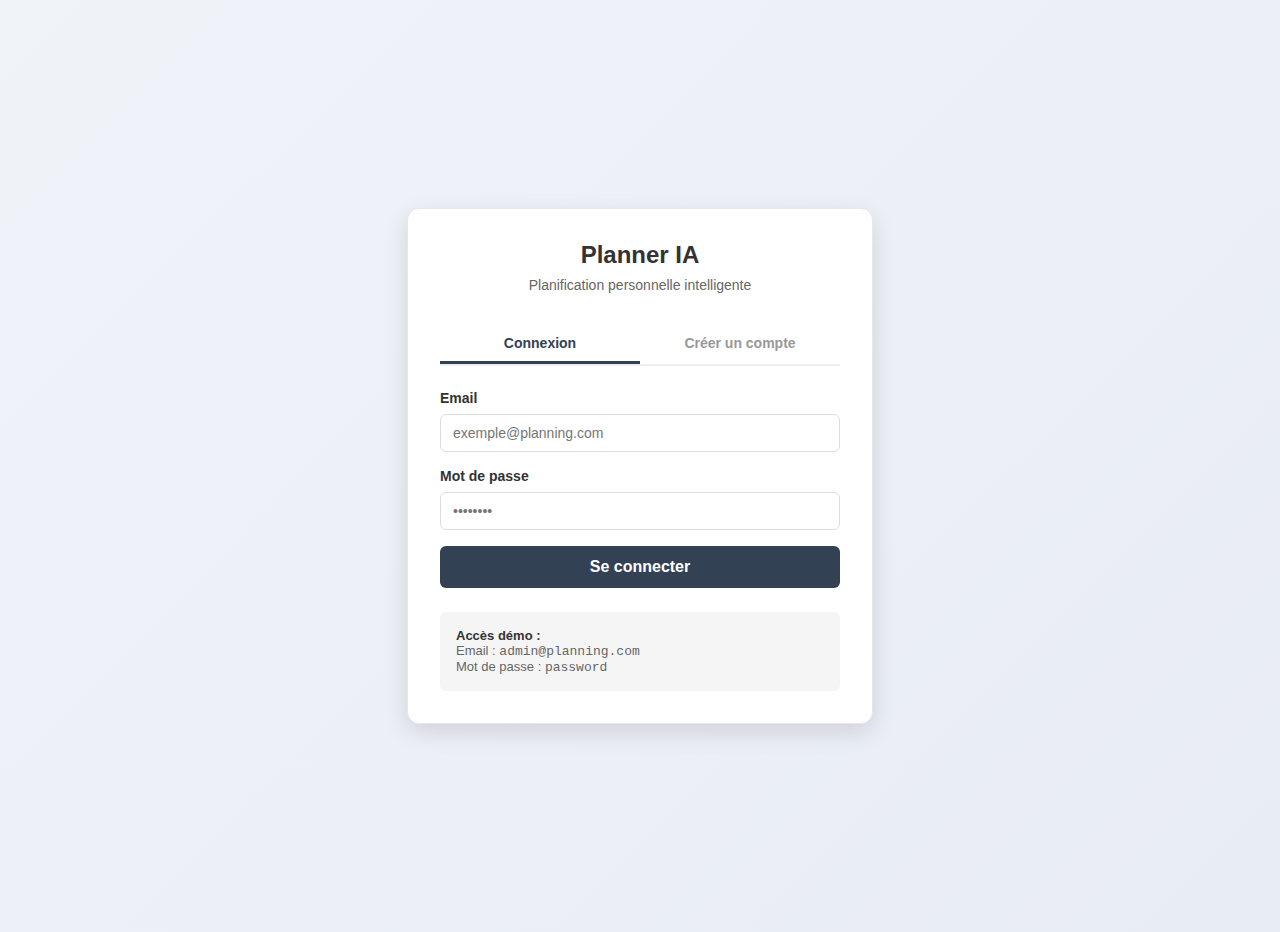
<file: pages/optimisation.html>
<!DOCTYPE html>
<html lang="fr">
<head>
  <meta charset="UTF-8" />
  <title>Optimisation - Planner</title>
  <meta name="viewport" content="width=device-width, initial-scale=1.0" />
  <link rel="stylesheet" href="../assets/css/style.css" />
  <style>
    .result-item { background: #f8fafc; border: 1px solid #e2e8f0; border-radius: 8px; padding: 0.8rem; margin-bottom: 0.6rem; }
    .result-title { font-weight: 600; color: #334155; margin: 0 0 0.25rem 0; }
    .badge { display: inline-block; padding: 0.15rem 0.5rem; border-radius: 999px; font-size: 11px; font-weight: 600; }
    .badge-high { background: #fee2e2; color: #b91c1c; }
    .badge-medium { background: #e2e8f0; color: #334155; }
    .badge-low { background: #d1fae5; color: #0f766e; }
    .badge-urgent { background: #fef2f2; color: #ef4444; }
    .textarea { width: 100%; min-height: 160px; font-family: Consolas, 'Courier New', monospace; }
    .flex-row { display: flex; gap: 0.8rem; flex-wrap: wrap; }
    .pill { background: #e2e8f0; color: #334155; border-radius: 999px; padding: 0.2rem 0.6rem; font-size: 12px; }
  </style>
</head>
<body>
  <div class="app-shell">
    <aside class="sidebar">
      <div id="userNav"></div>
      <div class="brand">
        <div class="brand-icon"><span>PL</span></div>
        <div class="brand-text">
          <strong>Planner</strong>
          <span>Gestion du temps</span>
        </div>
      </div>
      <div>
        <p class="nav-section-title">Navigation</p>
        <ul class="nav-list">
          <li class="nav-item"><a href="../index.html"><span><span class="dot"></span>Tableau de bord</span></a></li>
          <li class="nav-item"><a href="activities.html"><span><span class="dot"></span>Activités</span></a></li>
          <li class="nav-item"><a href="constraints.html"><span><span class="dot"></span>Contraintes</span></a></li>
          <li class="nav-item"><a class="active" href="optimisation.html"><span><span class="dot"></span>Optimisation</span></a></li>
          <li class="nav-item"><a href="planning.html"><span><span class="dot"></span>Planning</span></a></li>
        </ul>
      </div>
    </aside>

    <main class="main">
      <header class="main-header">
        <div class="main-title-block">
          <h1>Optimisation automatique</h1>
          <p>Générez un planning optimal en respectant contraintes et priorités.</p>
        </div>
      </header>

      <section class="main-grid page-section">
        <article class="card" style="grid-column: 1 / -1;">
          <div class="card-header">
            <h2>Paramètres</h2>
          </div>
          <div class="form-grid">
            <div class="form-row">
              <label for="dateDebut">Date début</label>
              <input id="dateDebut" type="datetime-local" />
            </div>
            <div class="form-row">
              <label for="dateFin">Date fin</label>
              <input id="dateFin" type="datetime-local" />
            </div>
          </div>

          <div class="form-row" style="margin-top: 1rem;">
            <label for="activitesJson">Activités (JSON, optionnel)</label>
            <textarea id="activitesJson" class="textarea" placeholder='[
  { "titre": "Code review", "dureeHeures": 1, "priorite": "HAUTE" },
  { "titre": "Tests unitaires", "dureeHeures": 3, "priorite": "NORMALE" }
]'></textarea>
          </div>

          <div class="flex-row" style="margin-top: 0.5rem;">
            <button class="btn btn-primary" id="runDefault">Générer (modèle auto)</button>
            <button class="btn btn-ghost" id="runCustom">Générer (avec JSON)</button>
            <button class="btn btn-success" id="applyBtn" disabled>Appliquer au planning</button>
            <span id="statusText" class="pill" style="display: none;">En cours...</span>
          </div>
        </article>

        <article class="card" style="grid-column: 1 / -1;">
          <div class="card-header">
            <h2>Résultat</h2>
            <span id="resultCount">0 activité</span>
          </div>
          <div id="resultContainer">
            <p style="text-align: center; color: #94a3b8;">Aucun résultat pour le moment</p>
          </div>
        </article>
      </section>
    </main>
  </div>

  <script src="../assets/js/shared.js"></script>
  <script>
    function formatDateInput(date) {
      const pad = (n) => n.toString().padStart(2, '0');
      return `${date.getFullYear()}-${pad(date.getMonth() + 1)}-${pad(date.getDate())}T${pad(date.getHours())}:${pad(date.getMinutes())}`;
    }

    function setDefaultDates() {
      const start = new Date();
      start.setHours(8, 0, 0, 0);
      const end = new Date();
      end.setDate(end.getDate() + 2);
      end.setHours(18, 0, 0, 0);
      document.getElementById('dateDebut').value = formatDateInput(start);
      document.getElementById('dateFin').value = formatDateInput(end);
    }

    function renderResults(list) {
      const container = document.getElementById('resultContainer');
      const count = document.getElementById('resultCount');
      count.textContent = `${list.length} activité(s)`;

      if (!list.length) {
        container.innerHTML = '<p style="text-align: center; color: #94a3b8;">Aucun résultat</p>';
        return;
      }

      const badge = (p) => {
        if (!p) return '<span class="badge badge-medium">NORMALE</span>';
        const up = p.toUpperCase();
        if (up === 'URGENTE') return '<span class="badge badge-urgent">URGENTE</span>';
        if (up === 'HAUTE') return '<span class="badge badge-high">HAUTE</span>';
        if (up === 'BASSE') return '<span class="badge badge-low">BASSE</span>';
        return '<span class="badge badge-medium">NORMALE</span>';
      };

      const html = list.map(a => `
        <div class="result-item">
          <div class="flex-row" style="justify-content: space-between; align-items: center;">
            <h3 class="result-title">${escapeHtml(a.titre || 'Sans titre')}</h3>
            ${badge(a.priorite)}
          </div>
          <div style="font-size: 13px; color: #475569; margin-top: 0.2rem;">
            ${a.debut ? `Début: ${a.debut}` : ''} ${a.fin ? ` | Fin: ${a.fin}` : ''}
          </div>
          ${a.description ? `<div style="font-size: 13px; color: #475569; margin-top: 0.3rem;">${escapeHtml(a.description)}</div>` : ''}
        </div>
      `).join('');

      container.innerHTML = html;
    }

    async function runOptimisation(useCustomJson) {
      const statusText = document.getElementById('statusText');
      const resultContainer = document.getElementById('resultContainer');
      statusText.style.display = 'inline-block';
      statusText.textContent = 'Calcul en cours...';
      resultContainer.innerHTML = '<p style="text-align:center; color:#94a3b8;">Calcul en cours...</p>';

      const dateDebut = document.getElementById('dateDebut').value;
      const dateFin = document.getElementById('dateFin').value;
      const activitesJson = document.getElementById('activitesJson').value.trim();

      if (!dateDebut || !dateFin) {
        alert('Veuillez renseigner date début et date fin');
        statusText.style.display = 'none';
        return;
      }

      const params = new URLSearchParams();
      params.append('userId', CURRENT_USER_ID);
      params.append('dateDebut', dateDebut);
      params.append('dateFin', dateFin);
      if (useCustomJson) {
        if (!activitesJson) {
          alert('Veuillez fournir du JSON d\'activités ou utilisez le mode modèle auto.');
          statusText.style.display = 'none';
          return;
        }
        params.append('activites', activitesJson);
      }

      try {
        const resp = await fetch(`${API_BASE}/optimisation/generer`, {
          method: 'POST',
          body: params,
          headers: { 'Content-Type': 'application/x-www-form-urlencoded' }
        });

        const data = await resp.json();
        if (data.status === 'ok') {
          renderResults(data.activites || []);
          window.__lastOptimParams = { userId: CURRENT_USER_ID, dateDebut, dateFin, activites: useCustomJson ? activitesJson : '' };
          const applyBtn = document.getElementById('applyBtn');
          if (applyBtn) { applyBtn.disabled = !(data.activites && data.activites.length); }
          showToast('Planning optimisé généré', 'success');
        } else {
          resultContainer.innerHTML = `<p style="color: #dc2626;">Erreur: ${escapeHtml(data.error || 'Erreur inconnue')}</p>`;
          showToast('Erreur pendant la génération', 'error');
        }
      } catch (e) {
        resultContainer.innerHTML = `<p style="color: #dc2626;">Erreur réseau: ${escapeHtml(e.message)}</p>`;
        showToast('Erreur réseau pendant la génération', 'error');
      } finally {
        statusText.style.display = 'none';
      }
    }
    async function applyOptimisation() {
      const statusText = document.getElementById('statusText');
      statusText.style.display = 'inline-block';
      statusText.textContent = 'Application en cours...';

      const last = window.__lastOptimParams || {};
      if (!last.dateDebut || !last.dateFin) {
        showToast('Veuillez d\'abord générer un planning', 'warning');
        statusText.style.display = 'none';
        return;
      }

      const params = new URLSearchParams();
      params.append('userId', CURRENT_USER_ID);
      params.append('dateDebut', last.dateDebut);
      params.append('dateFin', last.dateFin);
      if (last.activites) params.append('activites', last.activites);

      try {
        const resp = await fetch(`${API_BASE}/optimisation/appliquer`, {
          method: 'POST',
          body: params,
          headers: { 'Content-Type': 'application/x-www-form-urlencoded' }
        });
        const data = await resp.json();
        if (data.status === 'ok' && data.applied) {
          showToast('Optimisation appliquée au planning', 'success');
        } else {
          showToast('Échec de l\'application', 'error');
        }
      } catch (e) {
        showToast('Erreur réseau pendant l\'application', 'error');
      } finally {
        statusText.style.display = 'none';
      }
    }

    function escapeHtml(text) {
      if (!text) return '';
      const div = document.createElement('div');
      div.textContent = text;
      return div.innerHTML;
    }

    document.getElementById('runDefault').addEventListener('click', () => runOptimisation(false));
    document.getElementById('runCustom').addEventListener('click', () => runOptimisation(true));
    document.getElementById('applyBtn').addEventListener('click', applyOptimisation);

    initUserSession();
    setDefaultDates();
  </script>
</body>
</html>
</file>
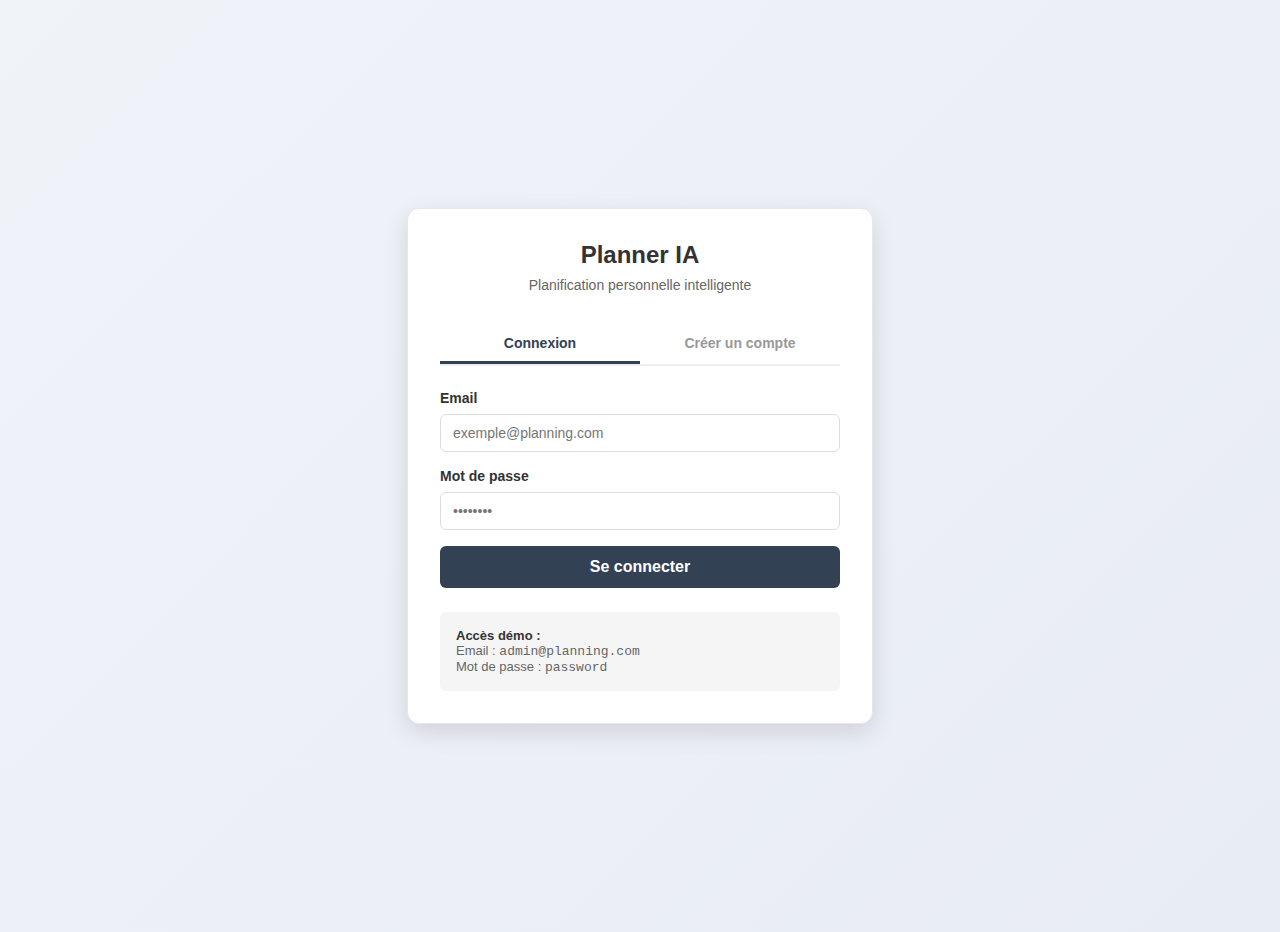
<file: pages/planning.html>
<!DOCTYPE html>
<html lang="fr">
<head>
  <meta charset="UTF-8" />
  <title>Planning - Planner</title>
  <meta name="viewport" content="width=device-width, initial-scale=1.0" />
  <link rel="stylesheet" href="../assets/css/style.css" />
  <style>
    .calendar { display: grid; grid-template-columns: repeat(7, 1fr); gap: 1rem; }
    .day-column { background: #f8fafc; border: 1px solid #e2e8f0; border-radius: 8px; padding: 0.8rem; min-height: 400px; }
    .day-header { font-weight: 600; color: #334155; margin-bottom: 0.5rem; text-align: center; border-bottom: 2px solid #e2e8f0; padding-bottom: 0.5rem; }
    .day-date { font-size: 0.9rem; color: #64748b; text-align: center; }
    .event { background: #475569; color: white; padding: 0.5rem; margin-top: 0.5rem; border-radius: 4px; font-size: 12px; cursor: pointer; }
    .event.high { background: #dc2626; }
    .event.medium { background: #334155; }
    .event.low { background: #0f766e; }
  </style>
</head>
<body>
  <div class="app-shell">
    <aside class="sidebar">
      <div id="userNav"></div>
      <div class="brand">
        <div class="brand-icon"><span>PL</span></div>
        <div class="brand-text">
          <strong>Planner</strong>
          <span>Gestion du temps</span>
        </div>
      </div>
      <div>
        <p class="nav-section-title">Navigation</p>
        <ul class="nav-list">
          <li class="nav-item"><a href="../index.html"><span><span class="dot"></span>Tableau de bord</span></a></li>
          <li class="nav-item"><a href="activities.html"><span><span class="dot"></span>Activités</span></a></li>
          <li class="nav-item"><a href="constraints.html"><span><span class="dot"></span>Contraintes</span></a></li>
          <li class="nav-item"><a href="optimisation.html"><span><span class="dot"></span>Optimisation</span></a></li>
          <li class="nav-item"><a class="active" href="planning.html"><span><span class="dot"></span>Planning</span></a></li>
        </ul>
      </div>
    </aside>

    <main class="main">
      <header class="main-header">
        <div class="main-title-block">
          <h1>Votre Planning</h1>
          <p>Vue hebdomadaire de vos activités organisées.</p>
        </div>
        <div class="main-actions">
          <button class="btn btn-ghost" id="prevWeek">← Semaine précédente</button>
          <button class="btn btn-ghost" id="nextWeek">Semaine suivante →</button>
          <button class="btn btn-primary" onclick="window.location.href='activities.html'">+ Activité</button>
        </div>
      </header>

      <!-- Alerte des conflits -->
      <div id="conflitsAlert" style="display: none; margin: 1rem 2rem; padding: 1rem; border-radius: 8px; border-left: 4px solid;">
        <div style="display: flex; justify-content: space-between; align-items: center;">
          <div>
            <h3 style="margin: 0 0 0.5rem 0; font-size: 16px;">⚠️ Conflits cette semaine</h3>
            <div id="conflitsList"></div>
          </div>
          <button onclick="document.getElementById('conflitsAlert').style.display='none'" style="background: transparent; border: none; font-size: 20px; cursor: pointer; opacity: 0.6;">×</button>
        </div>
      </div>

      <section class="main-grid page-section">
        <article class="card" style="grid-column: 1 / -1;">
          <div class="card-header">
            <h2 id="weekTitle">Semaine du --</h2>
            <span id="eventCount">Chargement...</span>
          </div>
          <div class="calendar" id="calendar">
            <div style="grid-column: 1 / -1; text-align: center; color: #999; padding: 2rem;">Chargement du planning...</div>
          </div>
        </article>
      </section>
    </main>
  </div>

  <script src="../assets/js/shared.js"></script>
  <script>
    let currentDate = new Date();
    currentDate.setDate(currentDate.getDate() - currentDate.getDay() + 1); // Start from Monday

    const dayNames = ['Lun', 'Mar', 'Mer', 'Jeu', 'Ven', 'Sam', 'Dim'];
    const dayLongNames = ['Lundi', 'Mardi', 'Mercredi', 'Jeudi', 'Vendredi', 'Samedi', 'Dimanche'];

    async function loadConflits() {
      const startDate = new Date(currentDate);
      const endDate = new Date(currentDate);
      endDate.setDate(endDate.getDate() + 6);

      const startStr = startDate.toISOString().split('T')[0];
      const endStr = endDate.toISOString().split('T')[0];

      try {
        const response = await fetch(`${API_BASE}/conflits?userId=${CURRENT_USER_ID}&start=${startStr}&end=${endStr}`);
        const data = await response.json();

        if (data.status === 'ok' && data.conflits && data.conflits.length > 0) {
          const alertBox = document.getElementById('conflitsAlert');
          const list = document.getElementById('conflitsList');

          const critiques = data.conflits.filter(c => c.severite === 'CRITIQUE');
          const majeures = data.conflits.filter(c => c.severite === 'MAJEURE');

          let html = '';
          if (critiques.length > 0) {
            html += `<div style="margin-bottom: 0.5rem;"><strong style="color: #dc2626;">● CRITIQUE (${critiques.length}):</strong></div>`;
            critiques.slice(0, 3).forEach(c => {
              html += `<div style="font-size: 13px; color: #333; margin-left: 1rem; margin-bottom: 0.3rem;">• ${c.description}</div>`;
            });
            if (critiques.length > 3) html += `<div style="font-size: 12px; color: #666; margin-left: 1rem;">... et ${critiques.length - 3} autre(s)</div>`;
          }

          if (majeures.length > 0) {
            html += `<div style="margin: 0.5rem 0;"><strong style="color: #ea580c;">● MAJEURE (${majeures.length}):</strong></div>`;
            majeures.slice(0, 3).forEach(c => {
              html += `<div style="font-size: 13px; color: #333; margin-left: 1rem; margin-bottom: 0.3rem;">• ${c.description}</div>`;
            });
            if (majeures.length > 3) html += `<div style="font-size: 12px; color: #666; margin-left: 1rem;">... et ${majeures.length - 3} autre(s)</div>`;
          }

          list.innerHTML = html;
          alertBox.style.display = 'block';
          alertBox.style.backgroundColor = critiques.length > 0 ? '#fee2e2' : '#fed7aa';
          alertBox.style.borderColor = critiques.length > 0 ? '#dc2626' : '#ea580c';
          try { showToast(`${data.conflits.length} conflit(s) cette semaine`, critiques.length > 0 ? 'error' : 'warning'); } catch {}
        } else {
          document.getElementById('conflitsAlert').style.display = 'none';
        }
      } catch (e) {
        console.error('Erreur chargement conflits:', e);
      }
    }

    async function loadPlanning() {
      const startDate = new Date(currentDate);
      const endDate = new Date(currentDate);
      endDate.setDate(endDate.getDate() + 6);

      const startStr = startDate.toISOString().split('T')[0];
      const endStr = endDate.toISOString().split('T')[0];

      try {
        const resp = await fetch(`${API_BASE}/planning?userId=${CURRENT_USER_ID}&start=${startStr}&end=${endStr}`);
        const activities = await resp.json();

        // Group by day
        const days = {};
        dayNames.forEach((name, idx) => {
          const day = new Date(startDate);
          day.setDate(day.getDate() + idx);
          const dayKey = day.toISOString().split('T')[0];
          days[dayKey] = [];
        });

        activities.forEach(a => {
          if (a.start) {
            const dayKey = a.start.substring(0, 10);
            if (days[dayKey]) {
              days[dayKey].push(a);
            }
          }
        });

        renderCalendar(days, startDate);
        document.getElementById('eventCount').textContent = `${activities.length} activité(s)`;
        loadConflits();
      } catch (e) {
        console.error('Erreur:', e);
        document.getElementById('calendar').innerHTML = '<div style="grid-column: 1 / -1; text-align: center; color: red;">Erreur de chargement</div>';
      }
    }

    function renderCalendar(days, weekStart) {
      const weekEnd = new Date(weekStart);
      weekEnd.setDate(weekEnd.getDate() + 6);
      const options = { year: 'numeric', month: 'long', day: 'numeric' };
      document.getElementById('weekTitle').textContent = `Semaine du ${weekStart.toLocaleDateString('fr-FR', options)}`;

      let html = '';
      dayNames.forEach((dayName, idx) => {
        const day = new Date(weekStart);
        day.setDate(day.getDate() + idx);
        const dayKey = day.toISOString().split('T')[0];
        const dayActivities = days[dayKey] || [];

        const eventColor = (priority) => {
          if (priority === 'HAUTE') return 'high';
          if (priority === 'BASSE') return 'low';
          return 'medium';
        };

        html += `
          <div class="day-column">
            <div class="day-header">${dayName}</div>
            <div class="day-date">${day.getDate()}/${day.getMonth() + 1}</div>
            ${dayActivities.map(a => `
              <div class="event ${eventColor(a.priority)}" title="${escapeHtml(a.title)}">
                <strong>${escapeHtml(a.title)}</strong>
                <div style="font-size: 11px; opacity: 0.9;">${a.start ? a.start.substring(11, 16) : '-'}</div>
              </div>
            `).join('')}
          </div>
        `;
      });

      document.getElementById('calendar').innerHTML = html;
    }

    function escapeHtml(text) {
      if (!text) return '';
      const div = document.createElement('div');
      div.textContent = text;
      return div.innerHTML;
    }

    document.getElementById('prevWeek').addEventListener('click', () => {
      currentDate.setDate(currentDate.getDate() - 7);
      loadPlanning();
    });

    document.getElementById('nextWeek').addEventListener('click', () => {
      currentDate.setDate(currentDate.getDate() + 7);
      loadPlanning();
    });

    initUserSession();
    loadPlanning();
  </script>
</body>
</html>
</file>
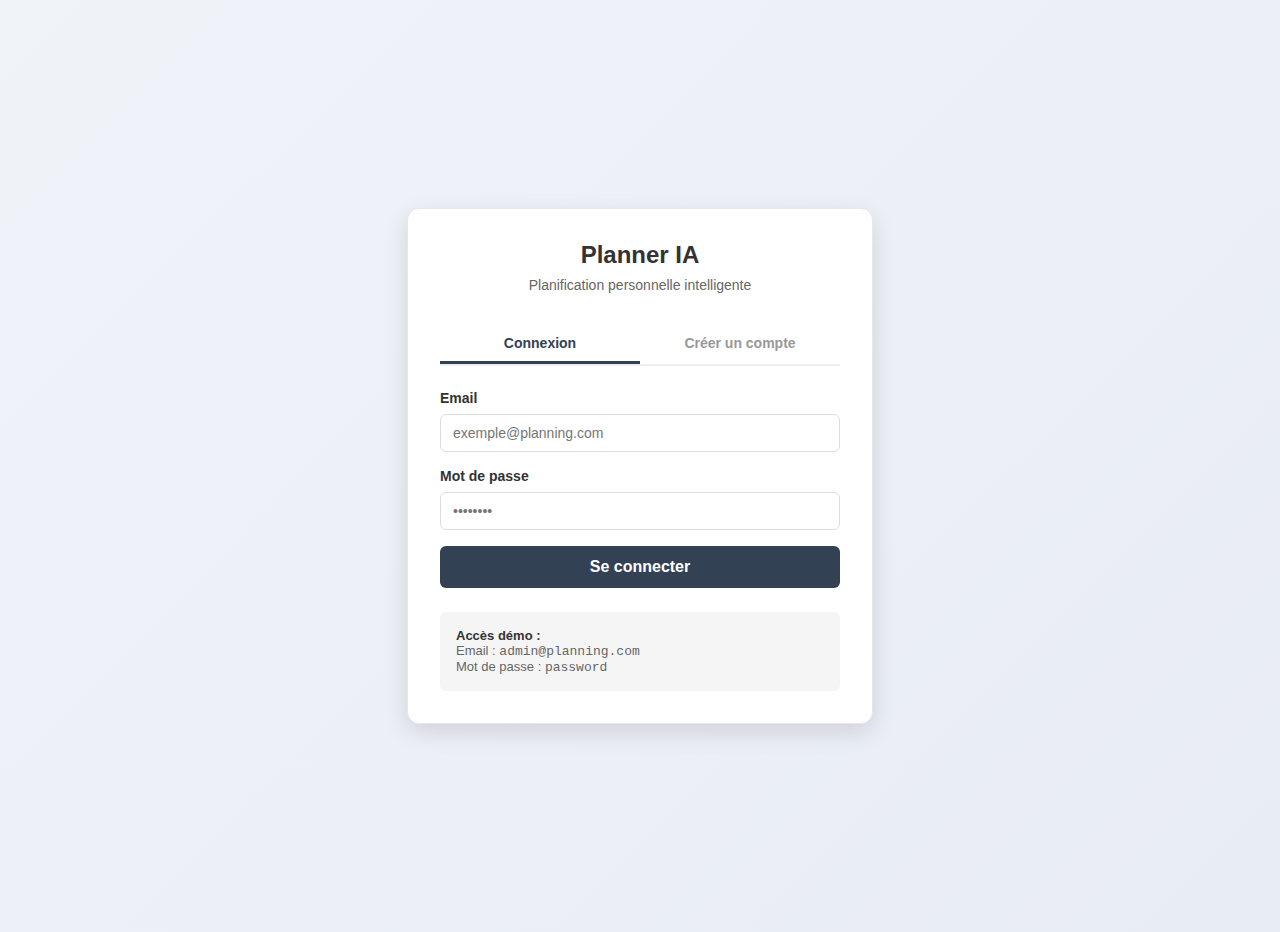
<file: pages/stats.html>
<!DOCTYPE html>
<html lang="fr">
<head>
  <meta charset="UTF-8" />
  <title>Statistiques & Fatigue - Planner</title>
  <meta name="viewport" content="width=device-width, initial-scale=1.0" />
  <link rel="stylesheet" href="../assets/css/style.css" />
  <style>
    .stat-card { background:#f8fafc; border:1px solid #e2e8f0; border-radius:8px; padding:1rem; }
    .grid { display:grid; grid-template-columns: repeat(auto-fit,minmax(220px,1fr)); gap:0.8rem; }
    .list { margin-top:0.8rem; }
    .list-item { display:flex; justify-content:space-between; padding:0.5rem 0; border-bottom:1px dashed #e2e8f0; }
    .pill { background:#e2e8f0; color:#334155; border-radius:999px; padding:0.1rem 0.6rem; font-size:12px; }
    .badge { padding:0.1rem 0.5rem; border-radius:6px; font-weight:600; font-size:12px; }
    .badge-low { background:#d1fae5; color:#0f766e; }
    .badge-med { background:#fde68a; color:#92400e; }
    .badge-high { background:#fecaca; color:#b91c1c; }
  </style>
</head>
<body>
  <div class="app-shell">
    <aside class="sidebar">
      <div id="userNav"></div>
      <div class="brand">
        <div class="brand-icon"><span>PL</span></div>
        <div class="brand-text">
          <strong>Planner</strong>
          <span>Gestion du temps</span>
        </div>
      </div>
      <div>
        <p class="nav-section-title">Navigation</p>
        <ul class="nav-list">
          <li class="nav-item"><a href="../index.html"><span><span class="dot"></span>Tableau de bord</span></a></li>
          <li class="nav-item"><a href="activities.html"><span><span class="dot"></span>Activités</span></a></li>
          <li class="nav-item"><a href="constraints.html"><span><span class="dot"></span>Contraintes</span></a></li>
          <li class="nav-item"><a href="optimisation.html"><span><span class="dot"></span>Optimisation</span></a></li>
          <li class="nav-item"><a class="active" href="stats.html"><span><span class="dot"></span>Statistiques</span></a></li>
          <li class="nav-item"><a href="planning.html"><span><span class="dot"></span>Planning</span></a></li>
        </ul>
      </div>
    </aside>

    <main class="main">
      <header class="main-header">
        <div class="main-title-block">
          <h1>Statistiques & Indice de Fatigue</h1>
          <p>Analysez votre charge et le risque de fatigue.</p>
        </div>
      </header>

      <section class="main-grid page-section">
        <article class="card" style="grid-column: 1 / -1;">
          <div class="card-header"><h2>Période</h2></div>
          <div class="form-grid">
            <div class="form-row">
              <label for="dateDebut">Date début</label>
              <input id="dateDebut" type="datetime-local" />
            </div>
            <div class="form-row">
              <label for="dateFin">Date fin</label>
              <input id="dateFin" type="datetime-local" />
            </div>
          </div>
          <div class="form-row" style="margin-top: 0.6rem;">
            <button class="btn btn-primary" id="runStats">Calculer</button>
            <span id="statusText" class="pill" style="display:none;">En cours...</span>
          </div>
        </article>

        <article class="card">
          <div class="card-header"><h2>Résumé</h2></div>
          <div class="grid">
            <div class="stat-card"><div>Total heures</div><strong id="totalHours">0</strong></div>
            <div class="stat-card"><div>Jours</div><strong id="days">0</strong></div>
            <div class="stat-card"><div>Moy. heures/jour</div><strong id="avgHours">0</strong></div>
            <div class="stat-card"><div>Fatigue moy.</div><strong id="avgFatigue">0</strong></div>
            <div class="stat-card"><div>Fatigue min</div><strong id="minFatigue">0</strong></div>
            <div class="stat-card"><div>Fatigue max</div><strong id="maxFatigue">0</strong></div>
          </div>
        </article>

        <article class="card" style="grid-column: 1 / -1;">
          <div class="card-header"><h2>Fatigue quotidienne</h2></div>
          <div class="list" id="fatigueList">
            <p style="text-align:center; color:#94a3b8;">Aucune donnée</p>
          </div>
        </article>
      </section>
    </main>
  </div>

  <script src="../assets/js/shared.js"></script>
  <script>
    function formatDateInput(date) {
      const pad = (n) => n.toString().padStart(2, '0');
      return `${date.getFullYear()}-${pad(date.getMonth()+1)}-${pad(date.getDate())}T${pad(date.getHours())}:${pad(date.getMinutes())}`;
    }
    function setDefaultDates() {
      const start = new Date(); start.setHours(8,0,0,0);
      const end = new Date(); end.setDate(end.getDate()+7); end.setHours(18,0,0,0);
      document.getElementById('dateDebut').value = formatDateInput(start);
      document.getElementById('dateFin').value = formatDateInput(end);
    }
    function badge(val){
      const v = Number(val||0);
      if (v < 40) return '<span class="badge badge-low">Bas</span>';
      if (v < 70) return '<span class="badge badge-med">Moyen</span>';
      return '<span class="badge badge-high">Élevé</span>';
    }
    async function runStats(){
      const status = document.getElementById('statusText'); status.style.display='inline-block'; status.textContent='Calcul en cours...';
      const dateDebut = document.getElementById('dateDebut').value;
      const dateFin = document.getElementById('dateFin').value;
      if (!dateDebut || !dateFin) { showToast('Dates requises', 'warning'); status.style.display='none'; return; }
      try {
        const [fatigueResp, statsResp] = await Promise.all([
          fetch(`${API_BASE}/fatigue?userId=${CURRENT_USER_ID}&dateDebut=${encodeURIComponent(dateDebut)}&dateFin=${encodeURIComponent(dateFin)}`),
          fetch(`${API_BASE}/stats?userId=${CURRENT_USER_ID}&dateDebut=${encodeURIComponent(dateDebut)}&dateFin=${encodeURIComponent(dateFin)}`)
        ]);
        const fatigueData = await fatigueResp.json();
        const statsData = await statsResp.json();
        if (statsData.status==='ok' && statsData.summary){
          const s = statsData.summary;
          document.getElementById('totalHours').textContent = s.totalHours;
          document.getElementById('days').textContent = s.days;
          document.getElementById('avgHours').textContent = s.avgHoursPerDay;
          document.getElementById('avgFatigue').textContent = s.avgFatigue;
          document.getElementById('minFatigue').textContent = s.minFatigue;
          document.getElementById('maxFatigue').textContent = s.maxFatigue;
        }
        if (fatigueData.status==='ok' && fatigueData.daily){
          const list = fatigueData.daily.map(row => `<div class='list-item'><span>${row.date}</span><span>${row.fatigueIndex} ${badge(row.fatigueIndex)}</span></div>`).join('');
          document.getElementById('fatigueList').innerHTML = list || '<p style="text-align:center; color:#94a3b8;">Aucune donnée</p>';
          showToast('Statistiques mises à jour', 'success');
        } else {
          showToast('Erreur pendant le calcul', 'error');
        }
      } catch(e){
        showToast('Erreur réseau', 'error');
      } finally { status.style.display='none'; }
    }
    document.getElementById('runStats').addEventListener('click', runStats);
    initUserSession();
    setDefaultDates();
  </script>
</body>
</html>
</file>
<file: assets/css/style.css>
:root {
  --primary: #4f46e5;
  --primary-soft: rgba(79, 70, 229, 0.08);
  --secondary: #06b6d4;
  --accent: #f97316;
  --bg: #0f172a;
  --bg-elevated: #020617;
  --card: #020617;
  --card-soft: rgba(15, 23, 42, 0.9);
  --border-subtle: rgba(148, 163, 184, 0.35);
  --text-main: #e5e7eb;
  --text-muted: #9ca3af;
  --radius-lg: 18px;
  --radius-xl: 24px;
  --shadow-soft: 0 22px 60px rgba(15, 23, 42, 0.65);
}

*,
*::before,
*::after {
  box-sizing: border-box;
  margin: 0;
  padding: 0;
}

html, body {
  height: 100%;
}

body {
  font-family: system-ui, -apple-system, BlinkMacSystemFont, "Inter", sans-serif;
  background: radial-gradient(circle at top left, #1d2333 0, #020617 45%, #000 100%);
  color: var(--text-main);
  -webkit-font-smoothing: antialiased;
}

.app-shell {
  min-height: 100vh;
  display: grid;
  grid-template-columns: 280px minmax(0, 1fr);
  gap: 1.75rem;
  padding: 1.75rem;
}

@media (max-width: 900px) {
  .app-shell {
    grid-template-columns: minmax(0, 1fr);
    padding: 1rem;
  }
}

.sidebar {
  background: linear-gradient(160deg, rgba(15,23,42,0.96), rgba(15,23,42,0.98));
  border-radius: 26px;
  padding: 1.5rem 1.35rem;
  border: 1px solid rgba(148,163,184,0.35);
  box-shadow: var(--shadow-soft);
  display: flex;
  flex-direction: column;
  gap: 1.5rem;
  position: sticky;
  top: 1.5rem;
  height: calc(100vh - 3rem);
}

@media (max-width: 900px) {
  .sidebar {
    position: static;
    height: auto;
    flex-direction: row;
    overflow-x: auto;
  }
}

.brand {
  display: flex;
  align-items: center;
  gap: 0.85rem;
}

.brand-icon {
  width: 38px;
  height: 38px;
  border-radius: 14px;
  background: radial-gradient(circle at 20% 0, #a5b4fc 0, #4f46e5 35%, #020617 100%);
  display: flex;
  align-items: center;
  justify-content: center;
  box-shadow: 0 10px 30px rgba(129, 140, 248, 0.4);
}

.brand-icon span {
  font-size: 1.1rem;
  font-weight: 700;
  color: #fff;
  letter-spacing: 0.02em;
}

.brand-text {
  display: flex;
  flex-direction: column;
}

.brand-text strong {
  font-size: 1rem;
  letter-spacing: 0.06em;
  text-transform: uppercase;
}

.brand-text span {
  font-size: 0.75rem;
  color: var(--text-muted);
}

.nav-section-title {
  font-size: 0.75rem;
  text-transform: uppercase;
  letter-spacing: 0.14em;
  color: var(--text-muted);
  margin-top: 0.75rem;
}

.nav-list {
  list-style: none;
  margin-top: 0.4rem;
  display: flex;
  flex-direction: column;
  gap: 0.3rem;
}

@media (max-width: 900px) {
  .nav-list {
    flex-direction: row;
  }
}

.nav-item a {
  display: flex;
  align-items: center;
  justify-content: space-between;
  gap: 0.8rem;
  padding: 0.7rem 0.85rem;
  border-radius: 999px;
  text-decoration: none;
  font-size: 0.85rem;
  color: var(--text-main);
  border: 1px solid transparent;
  background: transparent;
  transition: all 0.18s ease-out;
  white-space: nowrap;
}

.nav-item a span {
  display: inline-flex;
  align-items: center;
  gap: 0.55rem;
}

.nav-item a span .dot {
  width: 7px;
  height: 7px;
  border-radius: 999px;
  background: rgba(148,163,184,0.7);
}

.nav-item a small {
  font-size: 0.7rem;
  color: var(--text-muted);
}

.nav-item a:hover {
  background: rgba(148,163,184,0.12);
  border-color: rgba(148,163,184,0.4);
}

.nav-item a.active {
  background: linear-gradient(90deg, var(--primary), var(--secondary));
  box-shadow: 0 12px 40px rgba(79,70,229,0.62);
  border-color: transparent;
}

.nav-item a.active span .dot {
  background: white;
}

.sidebar-footer {
  margin-top: auto;
  font-size: 0.75rem;
  color: var(--text-muted);
  border-top: 1px dashed rgba(148,163,184,0.5);
  padding-top: 0.75rem;
}

.sidebar-footer strong {
  color: #e5e7eb;
}

/* MAIN AREA */

.main {
  background: radial-gradient(circle at 10% 0, rgba(79,70,229,0.3) 0, rgba(15,23,42,0.96) 35%, #020617 100%);
  border-radius: 28px;
  padding: 1.5rem 1.7rem 1.7rem;
  border: 1px solid rgba(148,163,184,0.42);
  box-shadow: var(--shadow-soft);
  display: flex;
  flex-direction: column;
  gap: 1.5rem;
}

.main-header {
  display: flex;
  justify-content: space-between;
  gap: 1rem;
  align-items: center;
  border-bottom: 1px solid rgba(148,163,184,0.3);
  padding-bottom: 0.95rem;
}

.main-title-block h1 {
  font-size: 1.4rem;
}

.main-title-block p {
  font-size: 0.85rem;
  color: var(--text-muted);
  margin-top: 0.25rem;
}

.badges {
  display: flex;
  flex-wrap: wrap;
  gap: 0.4rem;
}

.badge {
  font-size: 0.7rem;
  padding: 0.2rem 0.55rem;
  border-radius: 999px;
  border: 1px solid rgba(148,163,184,0.6);
  color: var(--text-muted);
}

.badge.badge-pill {
  background: linear-gradient(135deg, rgba(56,189,248,0.15), rgba(59,130,246,0.15));
  color: #e0f2fe;
  border-color: transparent;
}

.main-actions {
  display: flex;
  flex-wrap: wrap;
  gap: 0.6rem;
}

.btn {
  border-radius: 999px;
  padding: 0.4rem 0.85rem;
  border: 1px solid rgba(148,163,184,0.45);
  background: rgba(15,23,42,0.4);
  color: var(--text-main);
  font-size: 0.8rem;
  display: inline-flex;
  align-items: center;
  gap: 0.4rem;
  cursor: pointer;
  transition: all 0.18s ease-out;
}

.btn-primary {
  background: linear-gradient(90deg, var(--primary), var(--secondary));
  border-color: transparent;
  box-shadow: 0 12px 30px rgba(79,70,229,0.6);
}

.btn-primary:hover {
  transform: translateY(-2px);
  box-shadow: 0 20px 50px rgba(79,70,229,0.8);
}

.btn-success {
  background: linear-gradient(90deg, #10b981, #059669);
  border-color: transparent;
  box-shadow: 0 12px 30px rgba(16,185,129,0.5);
}

.btn-success:hover {
  transform: translateY(-2px);
  box-shadow: 0 20px 50px rgba(16,185,129,0.7);
}

.btn-ghost {
  background: rgba(15,23,42,0.5);
}

.btn-ghost:hover {
  background: rgba(15,23,42,0.8);
}

.main-grid {
  display: grid;
  grid-template-columns: minmax(0, 3fr) minmax(0, 2.4fr);
  gap: 1.25rem;
}

@media (max-width: 1100px) {
  .main-grid {
    grid-template-columns: minmax(0, 1fr);
  }
}

.card {
  background: linear-gradient(160deg, rgba(15,23,42,0.98), rgba(30,30,50,0.99));
  border-radius: 24px;
  border: 1px solid rgba(148,163,184,0.4);
  padding: 1.2rem 1.3rem;
  box-shadow: 0 20px 50px rgba(15,23,42,0.7);
  backdrop-filter: blur(8px);
}

.card-header {
  display: flex;
  justify-content: space-between;
  align-items: center;
  margin-bottom: 0.75rem;
}

.card-header h2 {
  font-size: 0.95rem;
}

.card-header span {
  font-size: 0.75rem;
  color: var(--text-muted);
}

/* Forms & inputs */

fieldset {
  border: none;
}

.form-grid {
  display: grid;
  grid-template-columns: repeat(2, minmax(0, 1fr));
  gap: 0.55rem 0.75rem;
}

@media (max-width: 700px) {
  .form-grid {
    grid-template-columns: minmax(0, 1fr);
  }
}

.form-row {
  display: flex;
  flex-direction: column;
  gap: 0.15rem;
}

label {
  font-size: 0.75rem;
  color: var(--text-muted);
}

input, select, textarea {
  border-radius: 999px;
  border: 1px solid var(--border-subtle);
  padding: 0.35rem 0.7rem;
  background: rgba(15,23,42,0.9);
  color: var(--text-main);
  font-size: 0.8rem;
}

textarea {
  border-radius: 16px;
  min-height: 70px;
  resize: vertical;
}

input:focus, select:focus, textarea:focus {
  outline: 1px solid var(--secondary);
  box-shadow: 0 0 0 1px rgba(6,182,212,0.4);
}

.chip-group {
  display: flex;
  flex-wrap: wrap;
  gap: 0.4rem;
  margin-top: 0.4rem;
}

.chip {
  border-radius: 999px;
  padding: 0.25rem 0.6rem;
  font-size: 0.7rem;
  border: 1px dashed rgba(148,163,184,0.6);
  color: var(--text-muted);
}

/* Activity list */
.activity-list {
  display: flex;
  flex-direction: column;
  gap: 0.5rem;
  max-height: 260px;
  overflow: auto;
  padding-right: 0.3rem;
}

.activity-item {
  display: flex;
  justify-content: space-between;
  gap: 0.75rem;
  padding: 0.6rem 0.75rem;
  border-radius: 15px;
  background: linear-gradient(120deg, rgba(15,23,42,0.85), rgba(30,64,175,0.55));
  border: 1px solid rgba(129,140,248,0.4);
}

.activity-main {
  display: flex;
  flex-direction: column;
  gap: 0.15rem;
}

.activity-title {
  font-size: 0.85rem;
}

.activity-meta {
  font-size: 0.7rem;
  color: #cbd5f5;
}

.activity-tags {
  display: flex;
  flex-wrap: wrap;
  gap: 0.25rem;
}

.tag {
  font-size: 0.65rem;
  padding: 0.1rem 0.45rem;
  border-radius: 999px;
  border: 1px solid rgba(191,219,254,0.6);
  color: #dbeafe;
}

.tag.tag-low {
  border-color: rgba(52,211,153,0.6);
  color: #bbf7d0;
}

.tag.tag-medium {
  border-color: rgba(234,179,8,0.7);
  color: #facc15;
}

.tag.tag-high {
  border-color: rgba(248,113,113,0.8);
  color: #fecaca;
}

.activity-actions {
  display: flex;
  flex-direction: column;
  gap: 0.25rem;
  align-items: flex-end;
}

.btn-icon {
  border-radius: 999px;
  padding: 0.25rem 0.55rem;
  border: 1px solid rgba(148,163,184,0.55);
  background: rgba(15,23,42,0.8);
  color: var(--text-main);
  font-size: 0.7rem;
  cursor: pointer;
}

.btn-icon.danger {
  border-color: rgba(248,113,113,0.8);
  color: #fecaca;
}

/* Calendar */
.calendar-grid {
  display: grid;
  grid-template-columns: 70px repeat(7, minmax(0, 1fr));
  gap: 0.15rem;
  font-size: 0.7rem;
}

.calendar-header {
  display: contents;
}

.calendar-header-cell,
.calendar-hour-cell,
.calendar-slot {
  border-radius: 10px;
  border: 1px solid rgba(30,64,175,0.45);
  background: rgba(15,23,42,0.9);
  padding: 0.25rem 0.3rem;
}

.calendar-header-cell {
  text-align: center;
  font-weight: 500;
  background: radial-gradient(circle at 0 0, rgba(79,70,229,0.5), rgba(15,23,42,0.95));
}

.calendar-hour-cell {
  text-align: center;
  color: var(--text-muted);
  position: sticky;
  left: 0;
}

.calendar-body {
  display: contents;
}

.calendar-slot {
  min-height: 32px;
  position: relative;
  overflow: hidden;
}

.slot-activity {
  position: absolute;
  inset: 2px;
  border-radius: 9px;
  background: linear-gradient(135deg, rgba(79,70,229,0.75), rgba(56,189,248,0.75));
  color: #e5e7eb;
  padding: 2px 4px;
  font-size: 0.65rem;
  display: flex;
  flex-direction: column;
  gap: 0.05rem;
}

.slot-activity span {
  white-space: nowrap;
  overflow: hidden;
  text-overflow: ellipsis;
}

.slot-activity small {
  font-size: 0.6rem;
}

/* Stats */
.stats-grid {
  display: grid;
  grid-template-columns: repeat(3, minmax(0,1fr));
  gap: 0.75rem;
}

@media (max-width: 900px) {
  .stats-grid {
    grid-template-columns: repeat(2, minmax(0,1fr));
  }
}

@media (max-width: 600px) {
  .stats-grid {
    grid-template-columns: minmax(0,1fr);
  }
}

.stat-card {
  border-radius: 18px;
  padding: 0.7rem 0.8rem;
  background: radial-gradient(circle at 0 0, rgba(79,70,229,0.4), rgba(15,23,42,0.96));
  border: 1px solid rgba(129,140,248,0.6);
}

.stat-label {
  font-size: 0.7rem;
  color: var(--text-muted);
}

.stat-value {
  font-size: 1rem;
  margin-top: 0.15rem;
}

.stat-foot {
  font-size: 0.7rem;
  margin-top: 0.2rem;
  color: #a5b4fc;
}

/* Utilities */

.text-muted { color: var(--text-muted); }
.text-accent { color: var(--accent); }
.mt-1 { margin-top: 0.25rem; }
.mt-2 { margin-top: 0.5rem; }
.mt-3 { margin-top: 1rem; }

.page-section {
  display: flex;
  flex-direction: column;
  gap: 1.5rem;
}

/* Fatigue & Stats Enhancements */
.fatigue-section {
  background: linear-gradient(160deg, rgba(79,70,229,0.12) 0%, rgba(15,23,42,0.98) 100%);
  border: 2px solid rgba(79,70,229,0.4);
  padding: 1.5rem;
}

.fatigue-metric {
  background: rgba(15,23,42,0.6);
  border-radius: 14px;
  padding: 1rem;
  border: 1px solid rgba(129,140,248,0.3);
  transition: all 0.3s ease;
}

.fatigue-metric:hover {
  border-color: rgba(129,140,248,0.6);
  transform: translateY(-2px);
}

.fatigue-label {
  font-size: 0.75rem;
  color: #9ca3af;
  text-transform: uppercase;
  letter-spacing: 0.08em;
  font-weight: 600;
}

.fatigue-value {
  font-size: 1.8rem;
  font-weight: 700;
  color: #e5e7eb;
  margin: 0.4rem 0;
}

.fatigue-bar {
  background: rgba(148,163,184,0.25);
  border-radius: 999px;
  height: 8px;
  overflow: hidden;
  margin-top: 0.5rem;
}

.fatigue-bar-fill {
  height: 100%;
  background: linear-gradient(90deg, #4f46e5 0%, #06b6d4 100%);
  border-radius: 999px;
  transition: width 0.4s cubic-bezier(0.25,0.46,0.45,0.94);
}

.fatigue-day {
  width: 22px;
  height: 22px;
  border-radius: 5px;
  border: 1px solid rgba(148,163,184,0.5);
  transition: all 0.2s ease;
  cursor: pointer;
}

.fatigue-day:hover {
  border-color: rgba(255,255,255,0.6);
  transform: scale(1.1);
}

/* User Session Styles */

#userNav {
  display: flex;
  align-items: center;
  justify-content: space-between;
  padding: 0.75rem 1rem;
  background: rgba(79, 70, 229, 0.15);
  border: 1px solid rgba(129, 140, 248, 0.4);
  border-radius: 12px;
  font-size: 0.85rem;
  margin-bottom: 1rem;
}

#userNav span {
  color: var(--text-main);
}

.btn-logout {
  padding: 0.4rem 0.8rem;
  background: rgba(239, 68, 68, 0.2);
  border: 1px solid rgba(239, 68, 68, 0.5);
  color: #fca5a5;
  border-radius: 6px;
  cursor: pointer;
  font-size: 0.75rem;
  font-weight: 600;
  transition: all 0.2s;
}

.btn-logout:hover {
  background: rgba(239, 68, 68, 0.3);
  border-color: rgba(239, 68, 68, 0.7);
}
</file>
